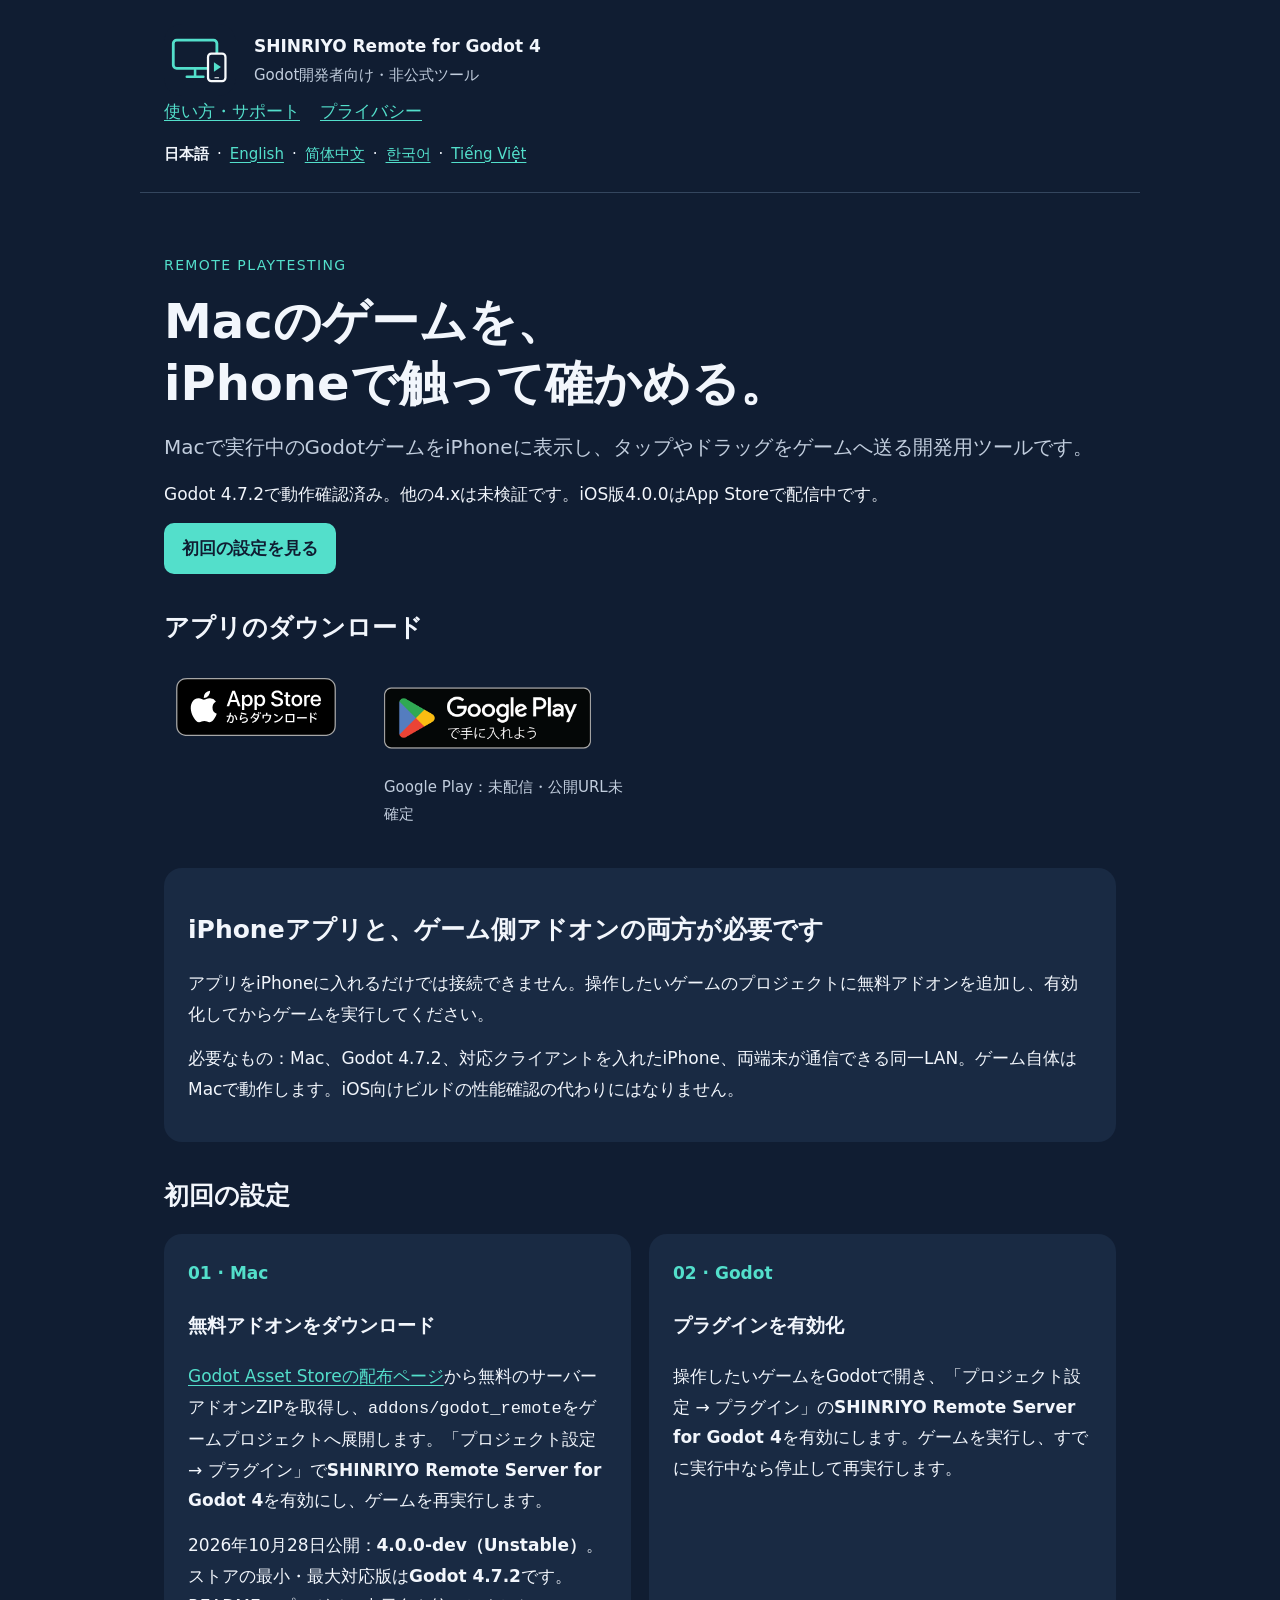
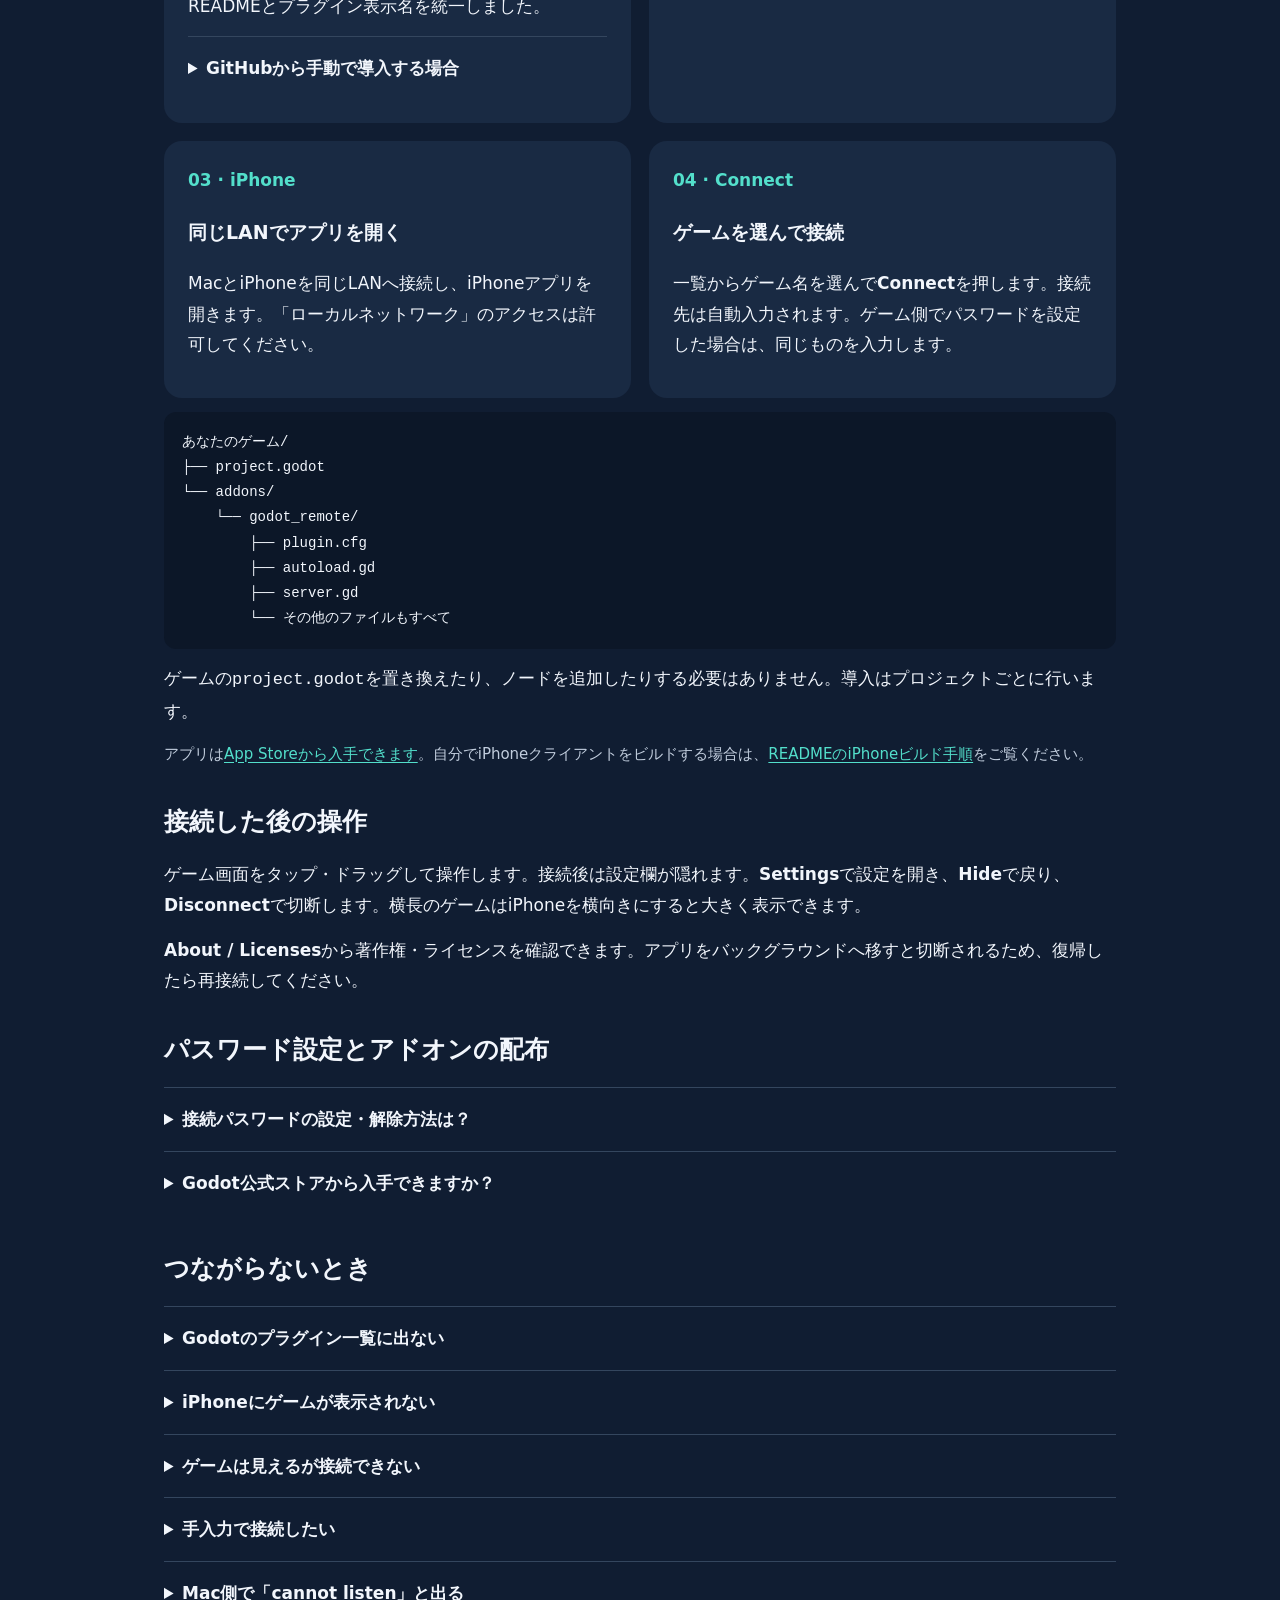
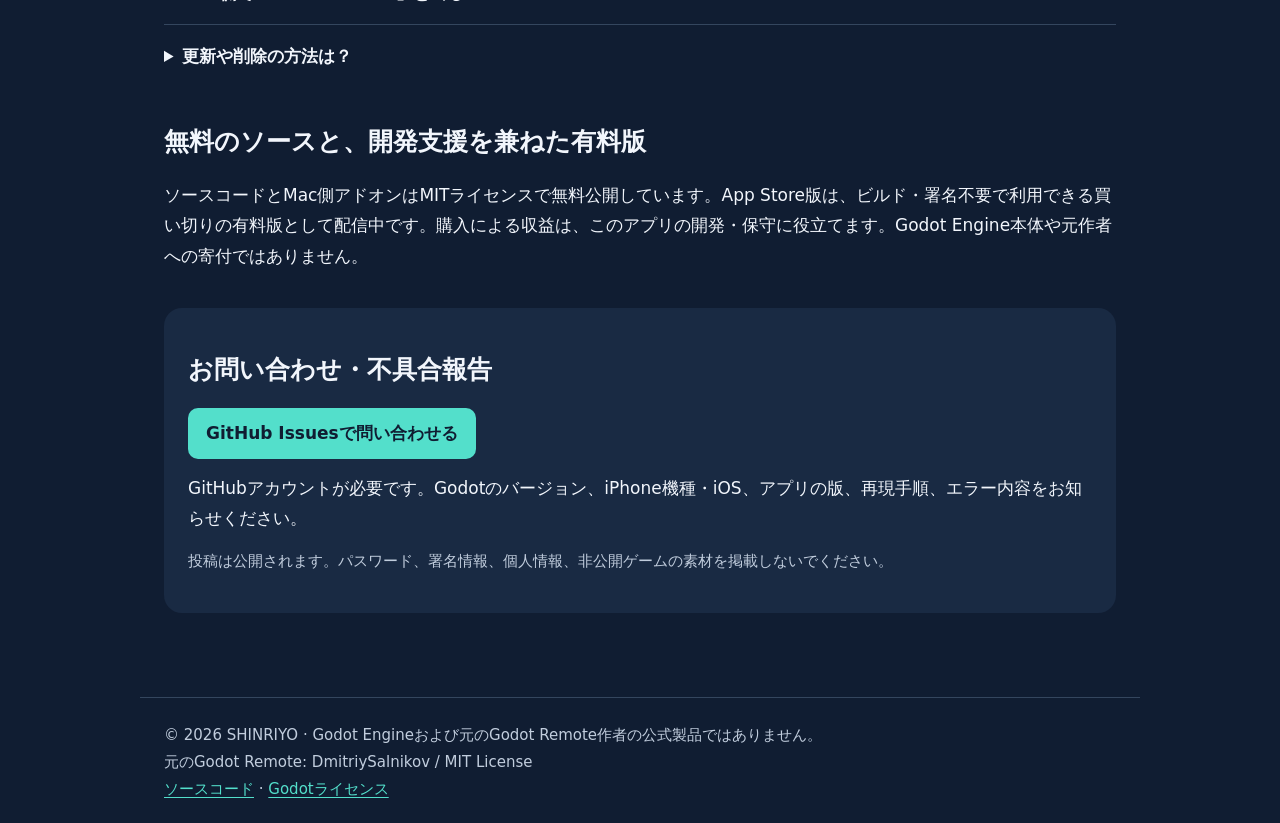
<file: release/support_page/index.html>
<!doctype html><html lang="ja"><head><meta charset="utf-8"><meta name="viewport" content="width=device-width,initial-scale=1"><meta name="description" content="SHINRIYO Remote for Godot 4の使い方、アドオン導入、接続トラブルとサポート。"><title>使い方・サポート | SHINRIYO Remote</title><link rel="icon" href="icon.svg" type="image/svg+xml"><link rel="stylesheet" href="style.css"><link rel="alternate" hreflang="ja" href="index.html"><link rel="alternate" hreflang="en" href="index-en.html"><link rel="alternate" hreflang="zh-Hans" href="index-zh-Hans.html"><link rel="alternate" hreflang="ko" href="index-ko.html"><link rel="alternate" hreflang="vi" href="index-vi.html"></head><body><header><div class="brand"><img src="icon.svg" alt="" width="72" height="72"><div><strong>SHINRIYO Remote for Godot 4</strong><div class="note">Godot開発者向け・非公式ツール</div></div></div><nav aria-label="メインナビゲーション"><a href="index.html">使い方・サポート</a><a href="privacy.html">プライバシー</a></nav><nav class="languages" aria-label="Language"><a href="index.html" lang="ja" hreflang="ja" aria-current="page">日本語</a> · <a href="index-en.html" lang="en" hreflang="en">English</a> · <a href="index-zh-Hans.html" lang="zh-Hans" hreflang="zh-Hans">简体中文</a> · <a href="index-ko.html" lang="ko" hreflang="ko">한국어</a> · <a href="index-vi.html" lang="vi" hreflang="vi">Tiếng Việt</a></nav></header><main>
<section><div class="eyebrow">REMOTE PLAYTESTING</div><h1>Macのゲームを、<br>iPhoneで触って確かめる。</h1><p class="lead">Macで実行中のGodotゲームをiPhoneに表示し、タップやドラッグをゲームへ送る開発用ツールです。</p><p>Godot 4.7.2で動作確認済み。他の4.xは未検証です。iOS版4.0.0はApp Storeで配信中です。</p><a class="button" href="#setup">初回の設定を見る</a></section><!-- STORE_BADGES --><section class="downloads" aria-label="アプリのダウンロード"><h2>アプリのダウンロード</h2><div class="store-badges"><div class="store-entry"><a href="https://apps.apple.com/app/shinriyo-remote-for-godot-4/id6824852108"><img class="badge-apple" src="badges/apple-ja.svg" alt="App Storeからダウンロード"></a></div><div class="store-entry"><span class="store-unavailable" aria-disabled="true"><img class="badge-google" src="badges/google-ja.png" alt="Google Playで手に入れよう"></span><p class="note">Google Play：未配信・公開URL未確定</p></div></div></section><!-- /STORE_BADGES -->
<div class="card"><h2>iPhoneアプリと、ゲーム側アドオンの両方が必要です</h2><p>アプリをiPhoneに入れるだけでは接続できません。操作したいゲームのプロジェクトに無料アドオンを追加し、有効化してからゲームを実行してください。</p><p>必要なもの：Mac、Godot 4.7.2、対応クライアントを入れたiPhone、両端末が通信できる同一LAN。ゲーム自体はMacで動作します。iOS向けビルドの性能確認の代わりにはなりません。</p></div>
<section id="setup"><h2>初回の設定</h2><div class="grid"><article class="card"><span class="step">01 · Mac</span><h3>無料アドオンをダウンロード</h3><p><a href="https://store.godotengine.org/asset/shinriyo/shinriyo-remote-server/">Godot Asset Storeの配布ページ</a>から無料のサーバーアドオンZIPを取得し、<code>addons/godot_remote</code>をゲームプロジェクトへ展開します。「プロジェクト設定 → プラグイン」で<strong>SHINRIYO Remote Server for Godot 4</strong>を有効にし、ゲームを再実行します。</p><p>2026年10月28日公開：<strong>4.0.0-dev（Unstable）</strong>。ストアの最小・最大対応版は<strong>Godot 4.7.2</strong>です。READMEとプラグイン表示名を統一しました。</p><details><summary>GitHubから手動で導入する場合</summary><p><a href="https://github.com/shinriyo/GodotRemote/tree/develop/godot4">開発版ソース</a>を取得し、<code>godot4/addons/godot_remote</code>フォルダ全体をゲームの<code>addons/</code>へコピーします。</p><p>リポジトリ直下の<code>addons/</code>は旧Godot 3版です。コピー元を間違えないでください。</p></details></article><article class="card"><span class="step">02 · Godot</span><h3>プラグインを有効化</h3><p>操作したいゲームをGodotで開き、「プロジェクト設定 → プラグイン」の<strong>SHINRIYO Remote Server for Godot 4</strong>を有効にします。ゲームを実行し、すでに実行中なら停止して再実行します。</p></article><article class="card"><span class="step">03 · iPhone</span><h3>同じLANでアプリを開く</h3><p>MacとiPhoneを同じLANへ接続し、iPhoneアプリを開きます。「ローカルネットワーク」のアクセスは許可してください。</p></article><article class="card"><span class="step">04 · Connect</span><h3>ゲームを選んで接続</h3><p>一覧からゲーム名を選んで<strong>Connect</strong>を押します。接続先は自動入力されます。ゲーム側でパスワードを設定した場合は、同じものを入力します。</p></article></div><pre aria-label="アドオンの配置例">あなたのゲーム/
├── project.godot
└── addons/
    └── godot_remote/
        ├── plugin.cfg
        ├── autoload.gd
        ├── server.gd
        └── その他のファイルもすべて</pre><p>ゲームの<code>project.godot</code>を置き換えたり、ノードを追加したりする必要はありません。導入はプロジェクトごとに行います。</p><p class="note">アプリは<a href="https://apps.apple.com/app/shinriyo-remote-for-godot-4/id6824852108">App Storeから入手できます</a>。自分でiPhoneクライアントをビルドする場合は、<a href="https://github.com/shinriyo/GodotRemote/blob/develop/godot4/README.md">READMEのiPhoneビルド手順</a>をご覧ください。</p></section>
<section><h2>接続した後の操作</h2><p>ゲーム画面をタップ・ドラッグして操作します。接続後は設定欄が隠れます。<strong>Settings</strong>で設定を開き、<strong>Hide</strong>で戻り、<strong>Disconnect</strong>で切断します。横長のゲームはiPhoneを横向きにすると大きく表示できます。</p><p><strong>About / Licenses</strong>から著作権・ライセンスを確認できます。アプリをバックグラウンドへ移すと切断されるため、復帰したら再接続してください。</p></section>
<section id="connection-settings"><h2>パスワード設定とアドオンの配布</h2><details><summary>接続パスワードの設定・解除方法は？</summary><p>Mac側のゲームでSHINRIYO Remote Server for Godot 4を有効にし、「プロジェクト → プロジェクト設定 → 一般」で「詳細設定」をオンにします。<code>godot_remote/server</code>を検索し、<strong>Password</strong>（<code>godot_remote/server/password</code>）に設定したい値を入力してください。ゲームを停止して再実行し、iPhoneの<strong>Password</strong>欄にも同じ値を入力して接続します。初期値は空欄でパスワード不要です。解除時はサーバー側を空欄にしてゲームを再実行し、クライアント側も空欄にします。アプリを起動し直した場合は再入力が必要です。通信とパスワードは暗号化されていないため、信頼できるLANで使用してください。</p></details><details><summary>Godot公式ストアから入手できますか？</summary><p>はい。<a href="https://store.godotengine.org/asset/shinriyo/shinriyo-remote-server/">SHINRIYO Remote Server for Godot 4</a>を無料で入手できます。公開版は4.0.0-dev（Unstable）、対応範囲はGodot 4.7.2–4.7.2です。ゲーム側のサーバーアドオンの配布であり、iPhone用クライアントの配信状況は別です。</p></details></section>
<section><h2>つながらないとき</h2><details><summary>Godotのプラグイン一覧に出ない</summary><p>ゲーム側の<code>addons/godot_remote/plugin.cfg</code>を確認してください。フォルダが二重になっていないか、旧Godot 3版をコピーしていないか確認します。</p></details><details><summary>iPhoneにゲームが表示されない</summary><p>プラグインを有効にしてゲームを再実行してください。iPhoneのローカルネットワーク許可、同じLAN、ゲストWi-Fiの端末間通信制限も確認します。自動検出は現在Mac→iPhone対応です。</p></details><details><summary>ゲームは見えるが接続できない</summary><p>パスワードの一致、Mac側のエラー表示、Godotへのファイアウォール設定を確認してください。初回の許可操作でタイムアウトした場合はConnectを押し直します。</p></details><details><summary>手入力で接続したい</summary><p>MacのLAN IPアドレスとポート（初期値22766）を入力します。iPhoneで127.0.0.1を指定するとiPhone自身を指すため、Macには接続できません。</p></details><details><summary>Mac側で「cannot listen」と出る</summary><p>同じポートを使う別のゲームが実行中か確認します。複数同時起動する場合は、プロジェクト設定のgodot_remote/server/portを別々にしてください。</p></details><details><summary>更新や削除の方法は？</summary><p>ゲームを停止してアドオンフォルダを新版に差し替え、再実行します。自動更新はありません。削除する場合はプラグインを無効化してからフォルダを削除します。</p></details></section>
<section><h2>無料のソースと、開発支援を兼ねた有料版</h2><p>ソースコードとMac側アドオンはMITライセンスで無料公開しています。App Store版は、ビルド・署名不要で利用できる買い切りの有料版として配信中です。購入による収益は、このアプリの開発・保守に役立てます。Godot Engine本体や元作者への寄付ではありません。</p></section>
<section class="card"><h2>お問い合わせ・不具合報告</h2><p><a class="button" href="https://github.com/shinriyo/GodotRemote/issues">GitHub Issuesで問い合わせる</a></p><p>GitHubアカウントが必要です。Godotのバージョン、iPhone機種・iOS、アプリの版、再現手順、エラー内容をお知らせください。</p><p class="note">投稿は公開されます。パスワード、署名情報、個人情報、非公開ゲームの素材を掲載しないでください。</p></section>
</main><footer>© 2026 SHINRIYO · Godot Engineおよび元のGodot Remote作者の公式製品ではありません。<br>元のGodot Remote: DmitriySalnikov / MIT License<br><a href="https://github.com/shinriyo/GodotRemote/tree/develop">ソースコード</a> · <a href="https://godotengine.org/license">Godotライセンス</a></footer></body></html>
</file>
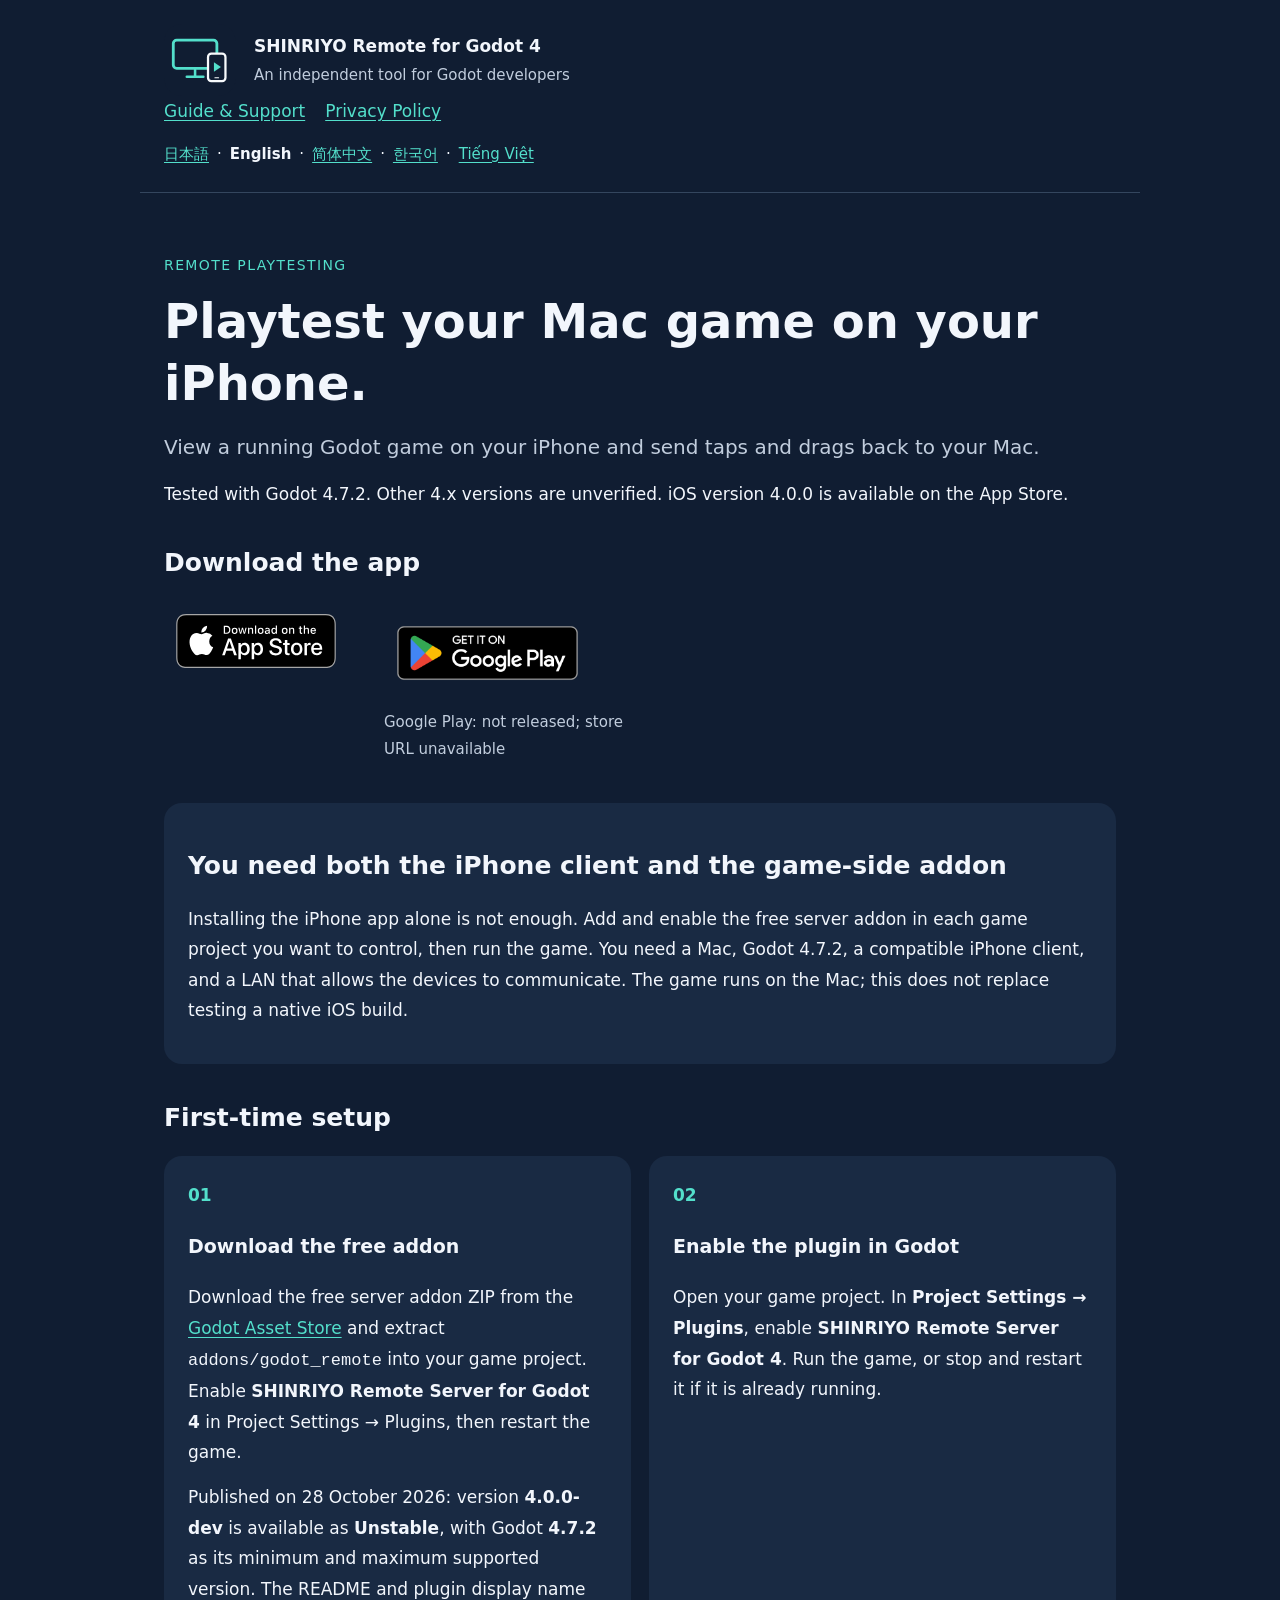
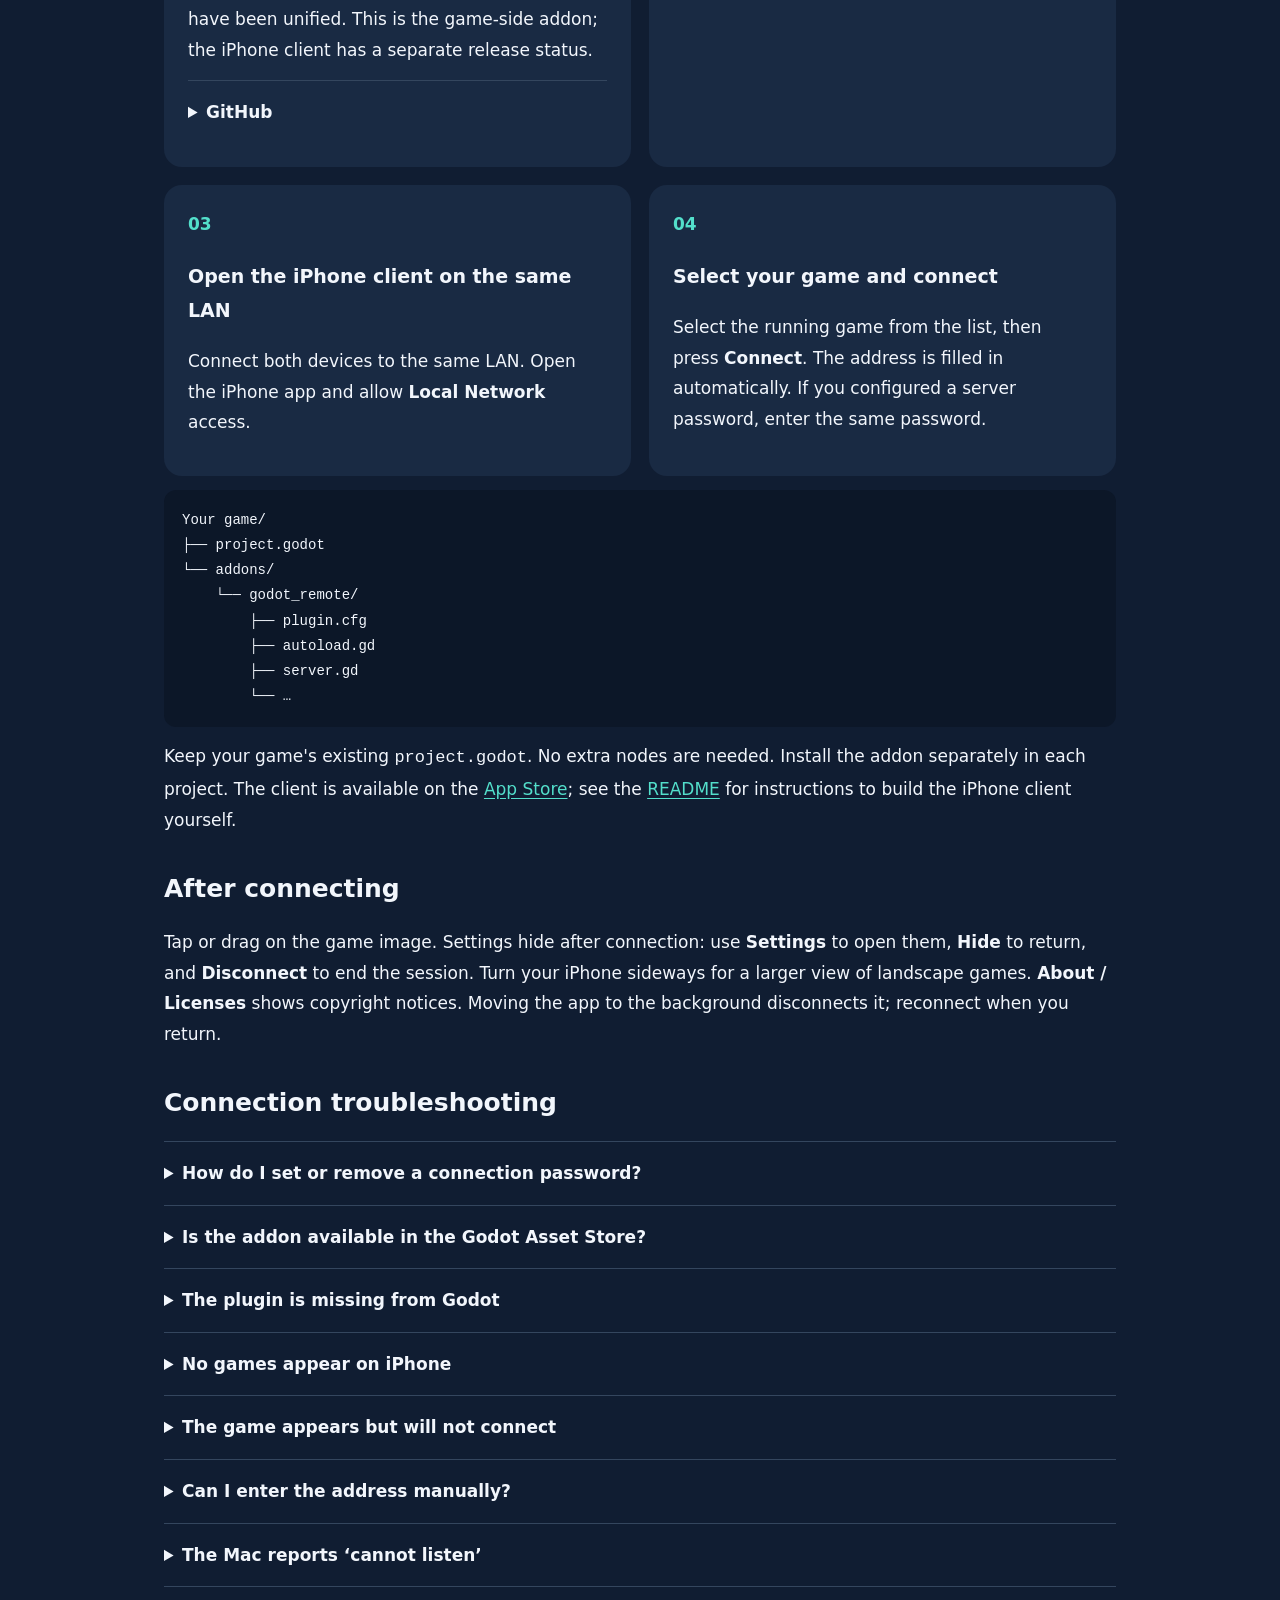
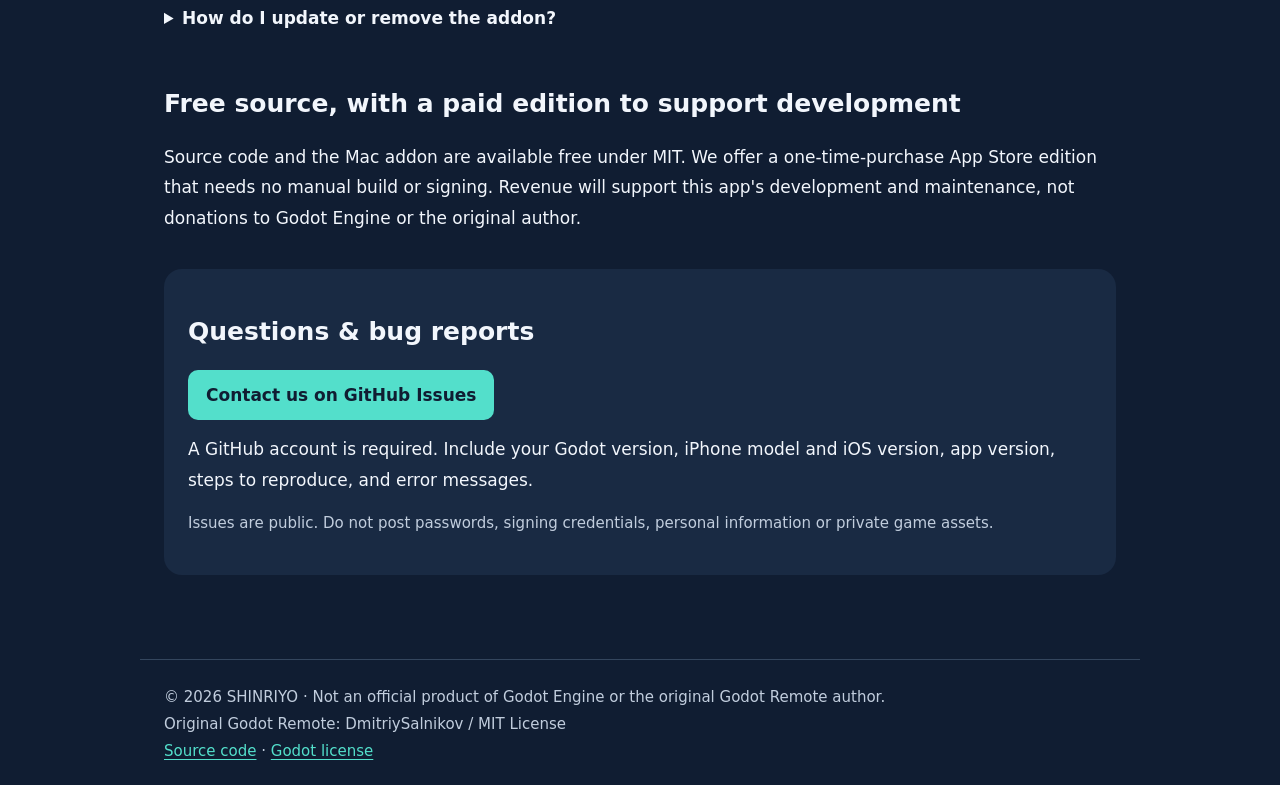
<file: release/support_page/index-en.html>
<!doctype html><html lang="en"><head><meta charset="utf-8"><meta name="viewport" content="width=device-width,initial-scale=1"><meta name="description" content="View a running Godot game on your iPhone and send taps and drags back to your Mac."><title>Guide &amp; Support | SHINRIYO Remote</title><link rel="icon" href="icon.svg" type="image/svg+xml"><link rel="stylesheet" href="style.css"><link rel="alternate" hreflang="ja" href="index.html"><link rel="alternate" hreflang="en" href="index-en.html"><link rel="alternate" hreflang="zh-Hans" href="index-zh-Hans.html"><link rel="alternate" hreflang="ko" href="index-ko.html"><link rel="alternate" hreflang="vi" href="index-vi.html"></head><body><header><div class="brand"><img src="icon.svg" alt="" width="72" height="72"><div><strong>SHINRIYO Remote for Godot 4</strong><div class="note">An independent tool for Godot developers</div></div></div><nav aria-label="Navigation"><a href="index-en.html">Guide &amp; Support</a><a href="privacy-en.html">Privacy Policy</a></nav><nav class="languages" aria-label="Language"><a href="index.html" lang="ja" hreflang="ja">日本語</a> · <a href="index-en.html" lang="en" hreflang="en" aria-current="page">English</a> · <a href="index-zh-Hans.html" lang="zh-Hans" hreflang="zh-Hans">简体中文</a> · <a href="index-ko.html" lang="ko" hreflang="ko">한국어</a> · <a href="index-vi.html" lang="vi" hreflang="vi">Tiếng Việt</a></nav></header><main><section><div class="eyebrow">REMOTE PLAYTESTING</div><h1>Playtest your Mac game on your iPhone.</h1><p class="lead">View a running Godot game on your iPhone and send taps and drags back to your Mac.</p><p>Tested with Godot 4.7.2. Other 4.x versions are unverified. iOS version 4.0.0 is available on the App Store.</p></section><!-- STORE_BADGES --><section class="downloads" aria-label="Download the app"><h2>Download the app</h2><div class="store-badges"><div class="store-entry"><a href="https://apps.apple.com/app/shinriyo-remote-for-godot-4/id6824852108"><img class="badge-apple" src="badges/apple-en.svg" alt="Download on the App Store"></a></div><div class="store-entry"><span class="store-unavailable" aria-disabled="true"><img class="badge-google" src="badges/google-en.png" alt="Get it on Google Play"></span><p class="note">Google Play: not released; store URL unavailable</p></div></div></section><!-- /STORE_BADGES --><div class="card"><h2>You need both the iPhone client and the game-side addon</h2><p>Installing the iPhone app alone is not enough. Add and enable the free server addon in each game project you want to control, then run the game. You need a Mac, Godot 4.7.2, a compatible iPhone client, and a LAN that allows the devices to communicate. The game runs on the Mac; this does not replace testing a native iOS build.</p></div><section id="setup"><h2>First-time setup</h2><div class="grid"><article class="card"><span class="step">01</span><h3>Download the free addon</h3><p>Download the free server addon ZIP from the <a href="https://store.godotengine.org/asset/shinriyo/shinriyo-remote-server/">Godot Asset Store</a> and extract <code>addons/godot_remote</code> into your game project. Enable <strong>SHINRIYO Remote Server for Godot 4</strong> in Project Settings → Plugins, then restart the game.</p><p>Published on 28 October 2026: version <strong>4.0.0-dev</strong> is available as <strong>Unstable</strong>, with Godot <strong>4.7.2</strong> as its minimum and maximum supported version. The README and plugin display name have been unified. This is the game-side addon; the iPhone client has a separate release status.</p><details><summary>GitHub</summary><p>Get the <a href="https://github.com/shinriyo/GodotRemote/tree/develop/godot4">development source</a>. Copy the entire <code>godot4/addons/godot_remote</code> folder into your game's <code>addons/</code> folder.</p><p>The repository's root-level <code>addons/</code> contains the old Godot 3 version. Do not copy that version.</p></details></article><article class="card"><span class="step">02</span><h3>Enable the plugin in Godot</h3><p>Open your game project. In <strong>Project Settings → Plugins</strong>, enable <strong>SHINRIYO Remote Server for Godot 4</strong>. Run the game, or stop and restart it if it is already running.</p></article><article class="card"><span class="step">03</span><h3>Open the iPhone client on the same LAN</h3><p>Connect both devices to the same LAN. Open the iPhone app and allow <strong>Local Network</strong> access.</p></article><article class="card"><span class="step">04</span><h3>Select your game and connect</h3><p>Select the running game from the list, then press <strong>Connect</strong>. The address is filled in automatically. If you configured a server password, enter the same password.</p></article></div><pre aria-label="Folder layout">Your game/
├── project.godot
└── addons/
    └── godot_remote/
        ├── plugin.cfg
        ├── autoload.gd
        ├── server.gd
        └── …</pre><p>Keep your game's existing <code>project.godot</code>. No extra nodes are needed. Install the addon separately in each project. The client is available on the <a href="https://apps.apple.com/app/shinriyo-remote-for-godot-4/id6824852108">App Store</a>; see the <a href="https://github.com/shinriyo/GodotRemote/blob/develop/godot4/README.md">README</a> for instructions to build the iPhone client yourself.</p></section><section><h2>After connecting</h2><p>Tap or drag on the game image. Settings hide after connection: use <strong>Settings</strong> to open them, <strong>Hide</strong> to return, and <strong>Disconnect</strong> to end the session. Turn your iPhone sideways for a larger view of landscape games. <strong>About / Licenses</strong> shows copyright notices. Moving the app to the background disconnects it; reconnect when you return.</p></section><section><h2>Connection troubleshooting</h2><details><summary>How do I set or remove a connection password?</summary><p>Enable SHINRIYO Remote Server for Godot 4 in your Mac game project. Open <strong>Project → Project Settings → General</strong>, enable <strong>Advanced Settings</strong>, and search for <code>godot_remote/server</code>. Set <strong>Password</strong> (<code>godot_remote/server/password</code>), then stop and restart the game. Enter the same value in the iPhone client’s <strong>Password</strong> field before connecting. The default is empty and needs no password. To remove it, clear the server setting, restart the game, and clear the client field too. Re-enter the password after relaunching the app. Traffic and passwords are unencrypted; use a trusted LAN.</p></details><details><summary>Is the addon available in the Godot Asset Store?</summary><p><a href="https://store.godotengine.org/asset/shinriyo/shinriyo-remote-server/">Godot Asset Store — SHINRIYO Remote Server for Godot 4</a>. Published on 28 October 2026: version <strong>4.0.0-dev</strong> is available as <strong>Unstable</strong>, with Godot <strong>4.7.2</strong> as its minimum and maximum supported version. The README and plugin display name have been unified. This is the game-side addon; the iPhone client has a separate release status.</p></details><details><summary>The plugin is missing from Godot</summary><p>Check that your game contains <code>addons/godot_remote/plugin.cfg</code>. Avoid a nested duplicate folder and the old Godot 3 addon.</p></details><details><summary>No games appear on iPhone</summary><p>Enable the plugin and restart the game. Check Local Network permission and LAN connectivity. Guest Wi-Fi may block device-to-device traffic. Automatic discovery currently supports Mac servers and iPhone clients.</p></details><details><summary>The game appears but will not connect</summary><p>Check the password, Mac-side errors and firewall access for Godot. If the permission prompt caused a timeout, press Connect again.</p></details><details><summary>Can I enter the address manually?</summary><p>Enter the Mac's LAN IP and port (default 22766). Do not enter 127.0.0.1 on iPhone: that refers to the iPhone itself.</p></details><details><summary>The Mac reports ‘cannot listen’</summary><p>Another game may be using the same port. Set different values for godot_remote/server/port when running multiple games.</p></details><details><summary>How do I update or remove the addon?</summary><p>Stop the game, replace the addon folder with the new version, and run again. Updates are manual. To remove it, disable the plugin before deleting its folder.</p></details></section><section><h2>Free source, with a paid edition to support development</h2><p>Source code and the Mac addon are available free under MIT. We offer a one-time-purchase App Store edition that needs no manual build or signing. Revenue will support this app&#x27;s development and maintenance, not donations to Godot Engine or the original author.</p></section><section class="card"><h2>Questions &amp; bug reports</h2><a class="button" href="https://github.com/shinriyo/GodotRemote/issues">Contact us on GitHub Issues</a><p>A GitHub account is required. Include your Godot version, iPhone model and iOS version, app version, steps to reproduce, and error messages.</p><p class="note">Issues are public. Do not post passwords, signing credentials, personal information or private game assets.</p></section></main><footer>© 2026 SHINRIYO · Not an official product of Godot Engine or the original Godot Remote author.<br>Original Godot Remote: DmitriySalnikov / MIT License<br><a href="https://github.com/shinriyo/GodotRemote/tree/develop">Source code</a> · <a href="https://godotengine.org/license">Godot license</a></footer></body></html>
</file>
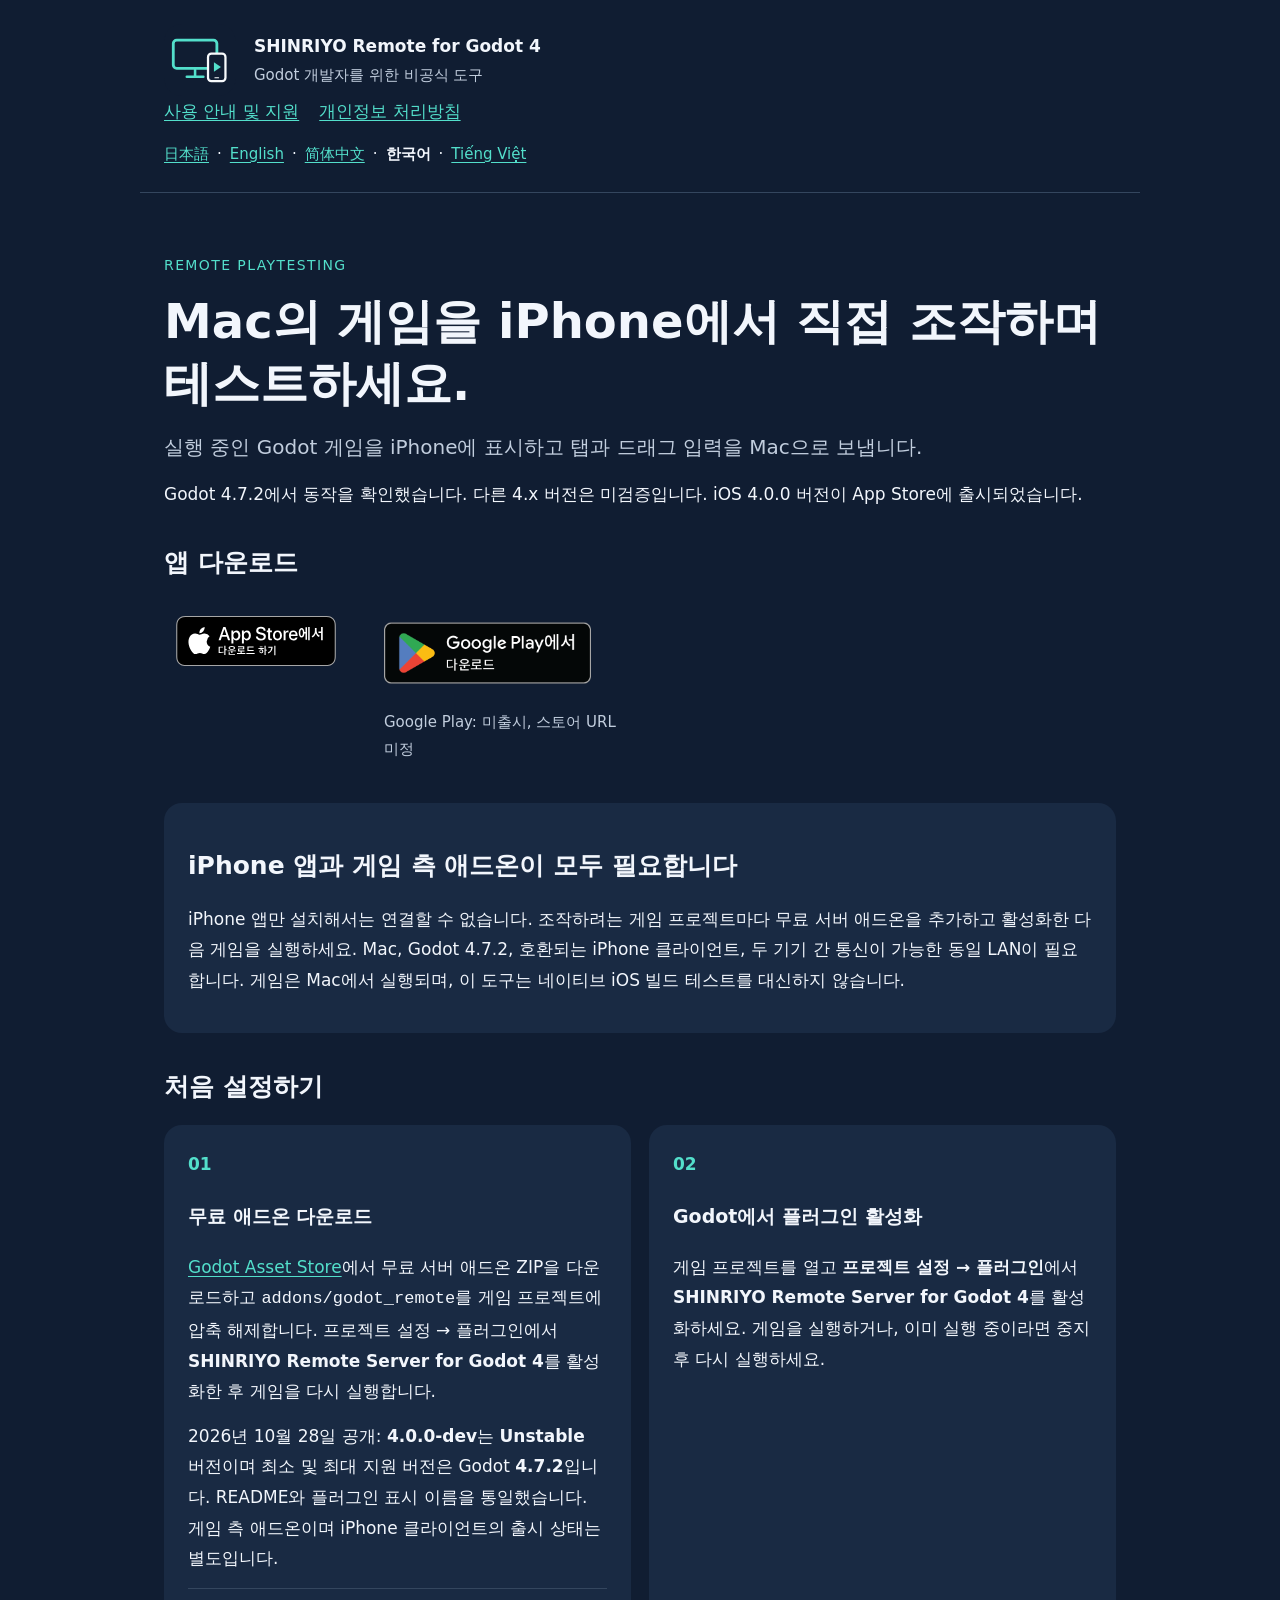
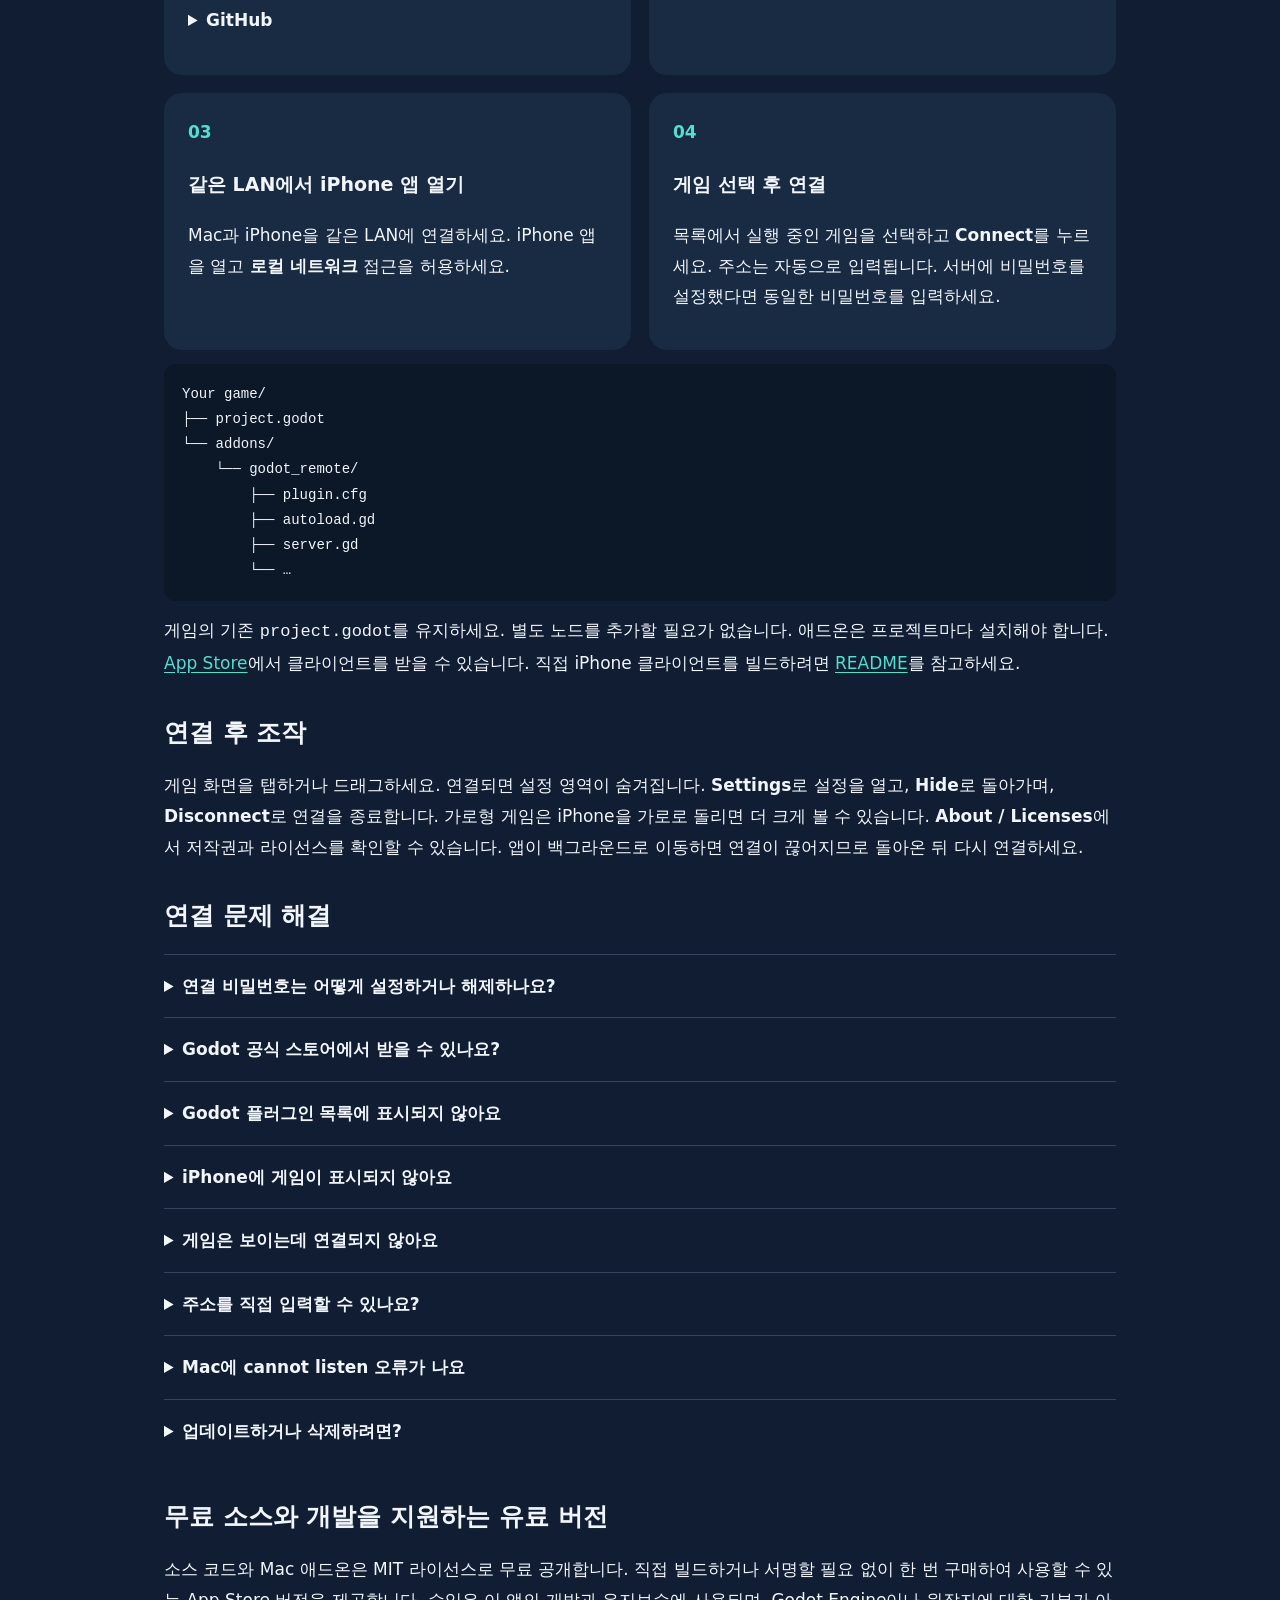
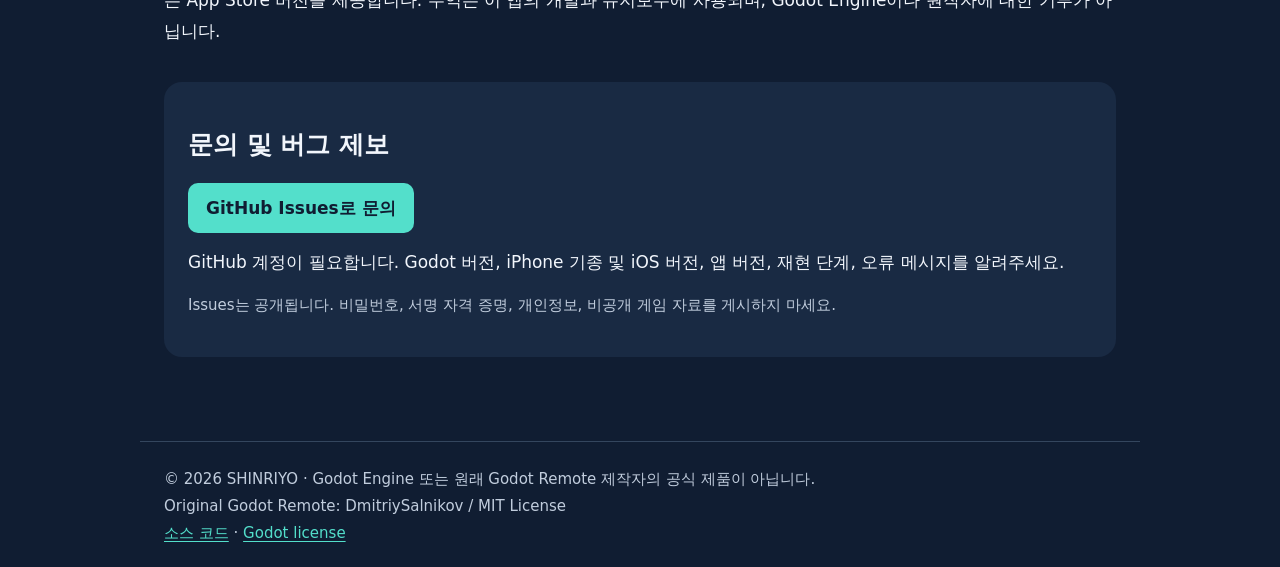
<file: release/support_page/index-ko.html>
<!doctype html><html lang="ko"><head><meta charset="utf-8"><meta name="viewport" content="width=device-width,initial-scale=1"><meta name="description" content="실행 중인 Godot 게임을 iPhone에 표시하고 탭과 드래그 입력을 Mac으로 보냅니다."><title>사용 안내 및 지원 | SHINRIYO Remote</title><link rel="icon" href="icon.svg" type="image/svg+xml"><link rel="stylesheet" href="style.css"><link rel="alternate" hreflang="ja" href="index.html"><link rel="alternate" hreflang="en" href="index-en.html"><link rel="alternate" hreflang="zh-Hans" href="index-zh-Hans.html"><link rel="alternate" hreflang="ko" href="index-ko.html"><link rel="alternate" hreflang="vi" href="index-vi.html"></head><body><header><div class="brand"><img src="icon.svg" alt="" width="72" height="72"><div><strong>SHINRIYO Remote for Godot 4</strong><div class="note">Godot 개발자를 위한 비공식 도구</div></div></div><nav aria-label="Navigation"><a href="index-ko.html">사용 안내 및 지원</a><a href="privacy-ko.html">개인정보 처리방침</a></nav><nav class="languages" aria-label="Language"><a href="index.html" lang="ja" hreflang="ja">日本語</a> · <a href="index-en.html" lang="en" hreflang="en">English</a> · <a href="index-zh-Hans.html" lang="zh-Hans" hreflang="zh-Hans">简体中文</a> · <a href="index-ko.html" lang="ko" hreflang="ko" aria-current="page">한국어</a> · <a href="index-vi.html" lang="vi" hreflang="vi">Tiếng Việt</a></nav></header><main><section><div class="eyebrow">REMOTE PLAYTESTING</div><h1>Mac의 게임을 iPhone에서 직접 조작하며 테스트하세요.</h1><p class="lead">실행 중인 Godot 게임을 iPhone에 표시하고 탭과 드래그 입력을 Mac으로 보냅니다.</p><p>Godot 4.7.2에서 동작을 확인했습니다. 다른 4.x 버전은 미검증입니다. iOS 4.0.0 버전이 App Store에 출시되었습니다.</p></section><!-- STORE_BADGES --><section class="downloads" aria-label="앱 다운로드"><h2>앱 다운로드</h2><div class="store-badges"><div class="store-entry"><a href="https://apps.apple.com/app/shinriyo-remote-for-godot-4/id6824852108"><img class="badge-apple" src="badges/apple-ko.svg" alt="App Store에서 다운로드"></a></div><div class="store-entry"><span class="store-unavailable" aria-disabled="true"><img class="badge-google" src="badges/google-ko.png" alt="Google Play에서 다운로드"></span><p class="note">Google Play: 미출시, 스토어 URL 미정</p></div></div></section><!-- /STORE_BADGES --><div class="card"><h2>iPhone 앱과 게임 측 애드온이 모두 필요합니다</h2><p>iPhone 앱만 설치해서는 연결할 수 없습니다. 조작하려는 게임 프로젝트마다 무료 서버 애드온을 추가하고 활성화한 다음 게임을 실행하세요. Mac, Godot 4.7.2, 호환되는 iPhone 클라이언트, 두 기기 간 통신이 가능한 동일 LAN이 필요합니다. 게임은 Mac에서 실행되며, 이 도구는 네이티브 iOS 빌드 테스트를 대신하지 않습니다.</p></div><section id="setup"><h2>처음 설정하기</h2><div class="grid"><article class="card"><span class="step">01</span><h3>무료 애드온 다운로드</h3><p><a href="https://store.godotengine.org/asset/shinriyo/shinriyo-remote-server/">Godot Asset Store</a>에서 무료 서버 애드온 ZIP을 다운로드하고 <code>addons/godot_remote</code>를 게임 프로젝트에 압축 해제합니다. 프로젝트 설정 → 플러그인에서 <strong>SHINRIYO Remote Server for Godot 4</strong>를 활성화한 후 게임을 다시 실행합니다.</p><p>2026년 10월 28일 공개: <strong>4.0.0-dev</strong>는 <strong>Unstable</strong> 버전이며 최소 및 최대 지원 버전은 Godot <strong>4.7.2</strong>입니다. README와 플러그인 표시 이름을 통일했습니다. 게임 측 애드온이며 iPhone 클라이언트의 출시 상태는 별도입니다.</p><details><summary>GitHub</summary><p><a href="https://github.com/shinriyo/GodotRemote/tree/develop/godot4">개발 버전 소스</a>를 받아 <code>godot4/addons/godot_remote</code> 폴더 전체를 게임의 <code>addons/</code> 폴더에 복사하세요.</p><p>저장소 최상위의 <code>addons/</code>는 이전 Godot 3 버전입니다. 해당 버전을 복사하지 마세요.</p></details></article><article class="card"><span class="step">02</span><h3>Godot에서 플러그인 활성화</h3><p>게임 프로젝트를 열고 <strong>프로젝트 설정 → 플러그인</strong>에서 <strong>SHINRIYO Remote Server for Godot 4</strong>를 활성화하세요. 게임을 실행하거나, 이미 실행 중이라면 중지 후 다시 실행하세요.</p></article><article class="card"><span class="step">03</span><h3>같은 LAN에서 iPhone 앱 열기</h3><p>Mac과 iPhone을 같은 LAN에 연결하세요. iPhone 앱을 열고 <strong>로컬 네트워크</strong> 접근을 허용하세요.</p></article><article class="card"><span class="step">04</span><h3>게임 선택 후 연결</h3><p>목록에서 실행 중인 게임을 선택하고 <strong>Connect</strong>를 누르세요. 주소는 자동으로 입력됩니다. 서버에 비밀번호를 설정했다면 동일한 비밀번호를 입력하세요.</p></article></div><pre aria-label="Folder layout">Your game/
├── project.godot
└── addons/
    └── godot_remote/
        ├── plugin.cfg
        ├── autoload.gd
        ├── server.gd
        └── …</pre><p>게임의 기존 <code>project.godot</code>를 유지하세요. 별도 노드를 추가할 필요가 없습니다. 애드온은 프로젝트마다 설치해야 합니다. <a href="https://apps.apple.com/app/shinriyo-remote-for-godot-4/id6824852108">App Store</a>에서 클라이언트를 받을 수 있습니다. 직접 iPhone 클라이언트를 빌드하려면 <a href="https://github.com/shinriyo/GodotRemote/blob/develop/godot4/README.md">README</a>를 참고하세요.</p></section><section><h2>연결 후 조작</h2><p>게임 화면을 탭하거나 드래그하세요. 연결되면 설정 영역이 숨겨집니다. <strong>Settings</strong>로 설정을 열고, <strong>Hide</strong>로 돌아가며, <strong>Disconnect</strong>로 연결을 종료합니다. 가로형 게임은 iPhone을 가로로 돌리면 더 크게 볼 수 있습니다. <strong>About / Licenses</strong>에서 저작권과 라이선스를 확인할 수 있습니다. 앱이 백그라운드로 이동하면 연결이 끊어지므로 돌아온 뒤 다시 연결하세요.</p></section><section><h2>연결 문제 해결</h2><details><summary>연결 비밀번호는 어떻게 설정하거나 해제하나요?</summary><p>Mac의 게임 프로젝트에서 SHINRIYO Remote Server for Godot 4를 활성화합니다. <strong>프로젝트 → 프로젝트 설정 → 일반</strong>에서 고급 설정을 켜고 <code>godot_remote/server</code>를 검색합니다. <strong>Password</strong>(<code>godot_remote/server/password</code>)를 설정한 다음 게임을 중지하고 다시 실행합니다. iPhone 클라이언트의 <strong>Password</strong>에도 같은 값을 입력하고 연결합니다. 기본값은 빈칸이며 비밀번호가 필요 없습니다. 해제하려면 서버 설정을 비우고 게임을 다시 실행한 후 클라이언트 입력란도 비웁니다. 앱을 다시 시작하면 비밀번호를 다시 입력해야 합니다. 통신과 비밀번호는 암호화되지 않으므로 신뢰할 수 있는 LAN에서 사용하세요.</p></details><details><summary>Godot 공식 스토어에서 받을 수 있나요?</summary><p><a href="https://store.godotengine.org/asset/shinriyo/shinriyo-remote-server/">Godot Asset Store — SHINRIYO Remote Server for Godot 4</a>. 2026년 10월 28일 공개: <strong>4.0.0-dev</strong>는 <strong>Unstable</strong> 버전이며 최소 및 최대 지원 버전은 Godot <strong>4.7.2</strong>입니다. README와 플러그인 표시 이름을 통일했습니다. 게임 측 애드온이며 iPhone 클라이언트의 출시 상태는 별도입니다.</p></details><details><summary>Godot 플러그인 목록에 표시되지 않아요</summary><p>게임에 <code>addons/godot_remote/plugin.cfg</code>가 있는지 확인하세요. 폴더가 이중으로 중첩되거나 이전 Godot 3 애드온을 설치하지 않았는지 확인하세요.</p></details><details><summary>iPhone에 게임이 표시되지 않아요</summary><p>플러그인을 활성화하고 게임을 다시 실행하세요. 로컬 네트워크 권한과 LAN 연결을 확인하세요. 게스트 Wi-Fi는 기기 간 통신을 차단할 수 있습니다. 자동 검색은 현재 Mac 서버와 iPhone 클라이언트에 대응합니다.</p></details><details><summary>게임은 보이는데 연결되지 않아요</summary><p>비밀번호, Mac 측 오류, Godot의 방화벽 허용 여부를 확인하세요. 권한 안내 중 시간이 초과되었다면 Connect를 다시 누르세요.</p></details><details><summary>주소를 직접 입력할 수 있나요?</summary><p>Mac의 LAN IP와 포트(기본값 22766)를 입력하세요. iPhone에서 127.0.0.1은 iPhone 자체를 가리키므로 사용하지 마세요.</p></details><details><summary>Mac에 cannot listen 오류가 나요</summary><p>다른 게임이 같은 포트를 사용하고 있을 수 있습니다. 여러 게임을 동시에 실행할 때는 godot_remote/server/port를 서로 다르게 설정하세요.</p></details><details><summary>업데이트하거나 삭제하려면?</summary><p>게임을 중지하고 애드온 폴더를 새 버전으로 교체한 후 다시 실행하세요. 자동 업데이트는 없습니다. 삭제할 때는 먼저 플러그인을 비활성화한 다음 폴더를 삭제하세요.</p></details></section><section><h2>무료 소스와 개발을 지원하는 유료 버전</h2><p>소스 코드와 Mac 애드온은 MIT 라이선스로 무료 공개합니다. 직접 빌드하거나 서명할 필요 없이 한 번 구매하여 사용할 수 있는 App Store 버전을 제공합니다. 수익은 이 앱의 개발과 유지보수에 사용되며, Godot Engine이나 원작자에 대한 기부가 아닙니다.</p></section><section class="card"><h2>문의 및 버그 제보</h2><a class="button" href="https://github.com/shinriyo/GodotRemote/issues">GitHub Issues로 문의</a><p>GitHub 계정이 필요합니다. Godot 버전, iPhone 기종 및 iOS 버전, 앱 버전, 재현 단계, 오류 메시지를 알려주세요.</p><p class="note">Issues는 공개됩니다. 비밀번호, 서명 자격 증명, 개인정보, 비공개 게임 자료를 게시하지 마세요.</p></section></main><footer>© 2026 SHINRIYO · Godot Engine 또는 원래 Godot Remote 제작자의 공식 제품이 아닙니다.<br>Original Godot Remote: DmitriySalnikov / MIT License<br><a href="https://github.com/shinriyo/GodotRemote/tree/develop">소스 코드</a> · <a href="https://godotengine.org/license">Godot license</a></footer></body></html>
</file>
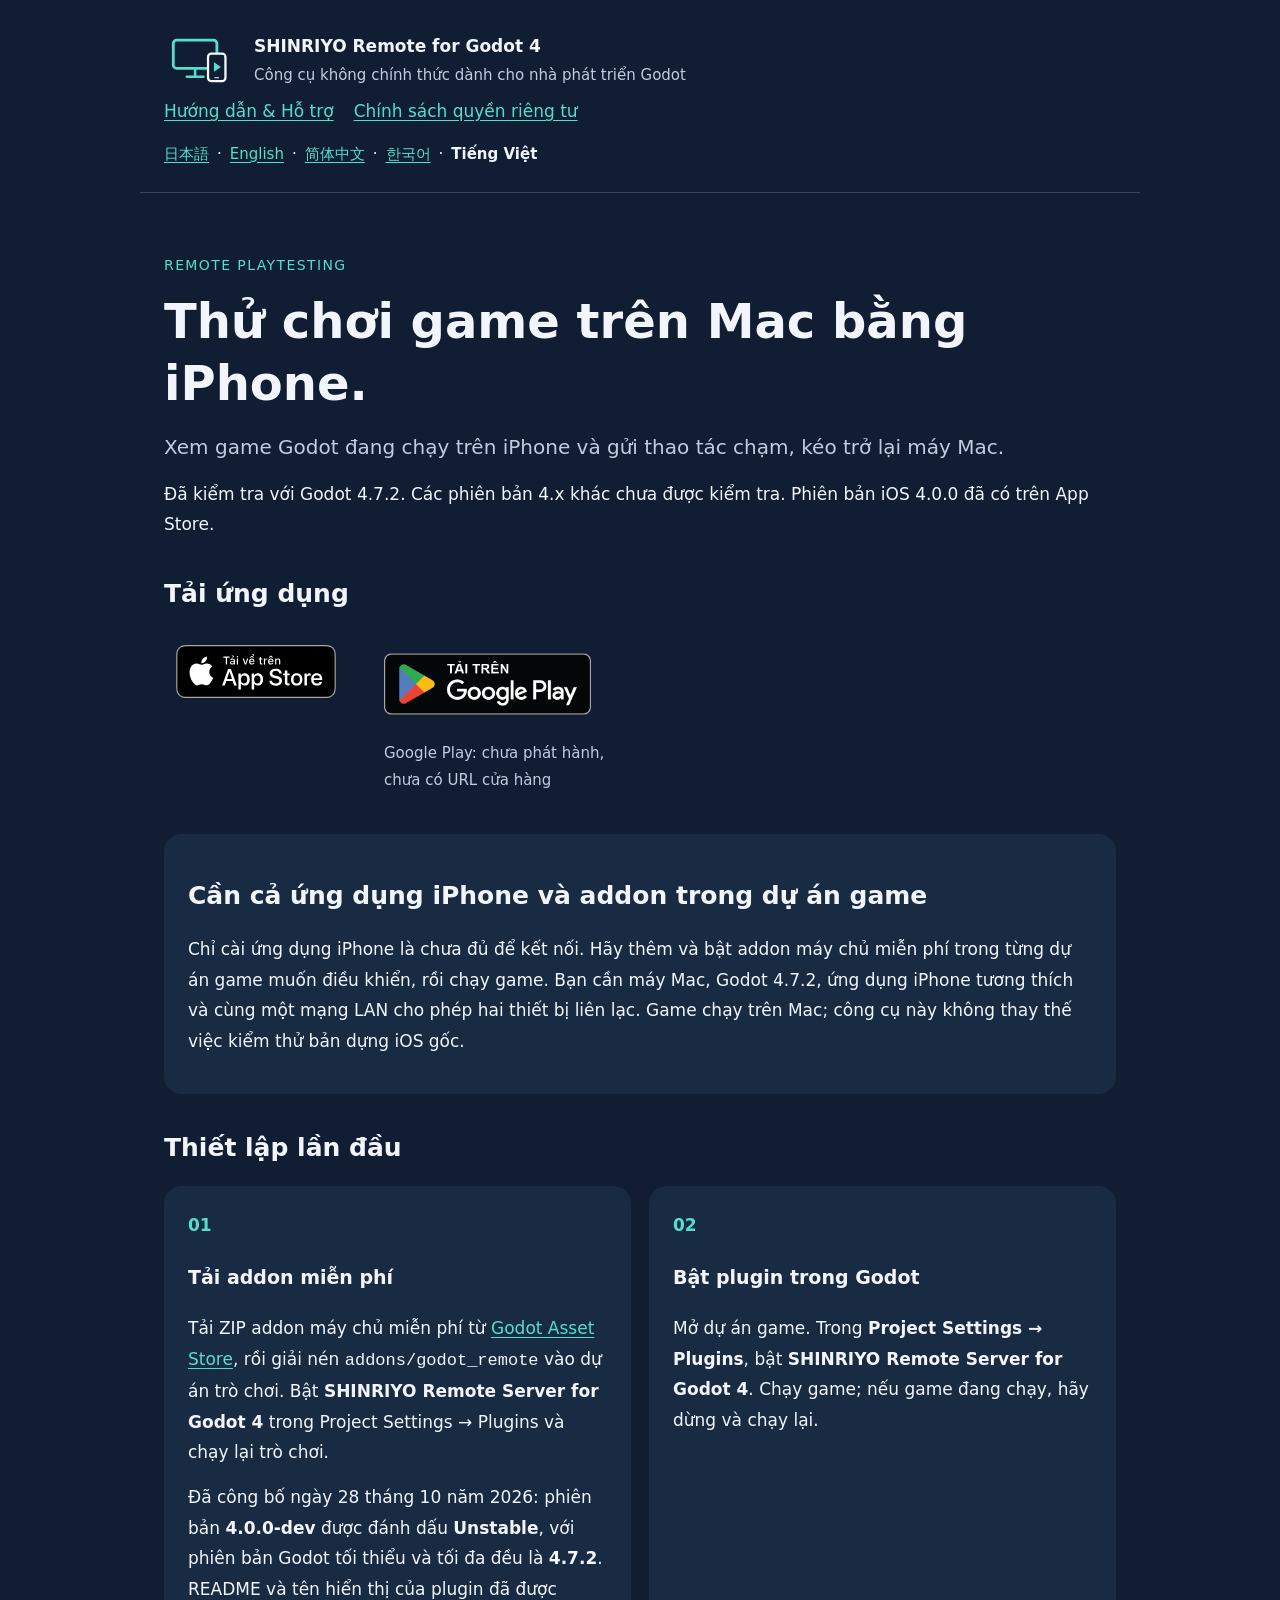
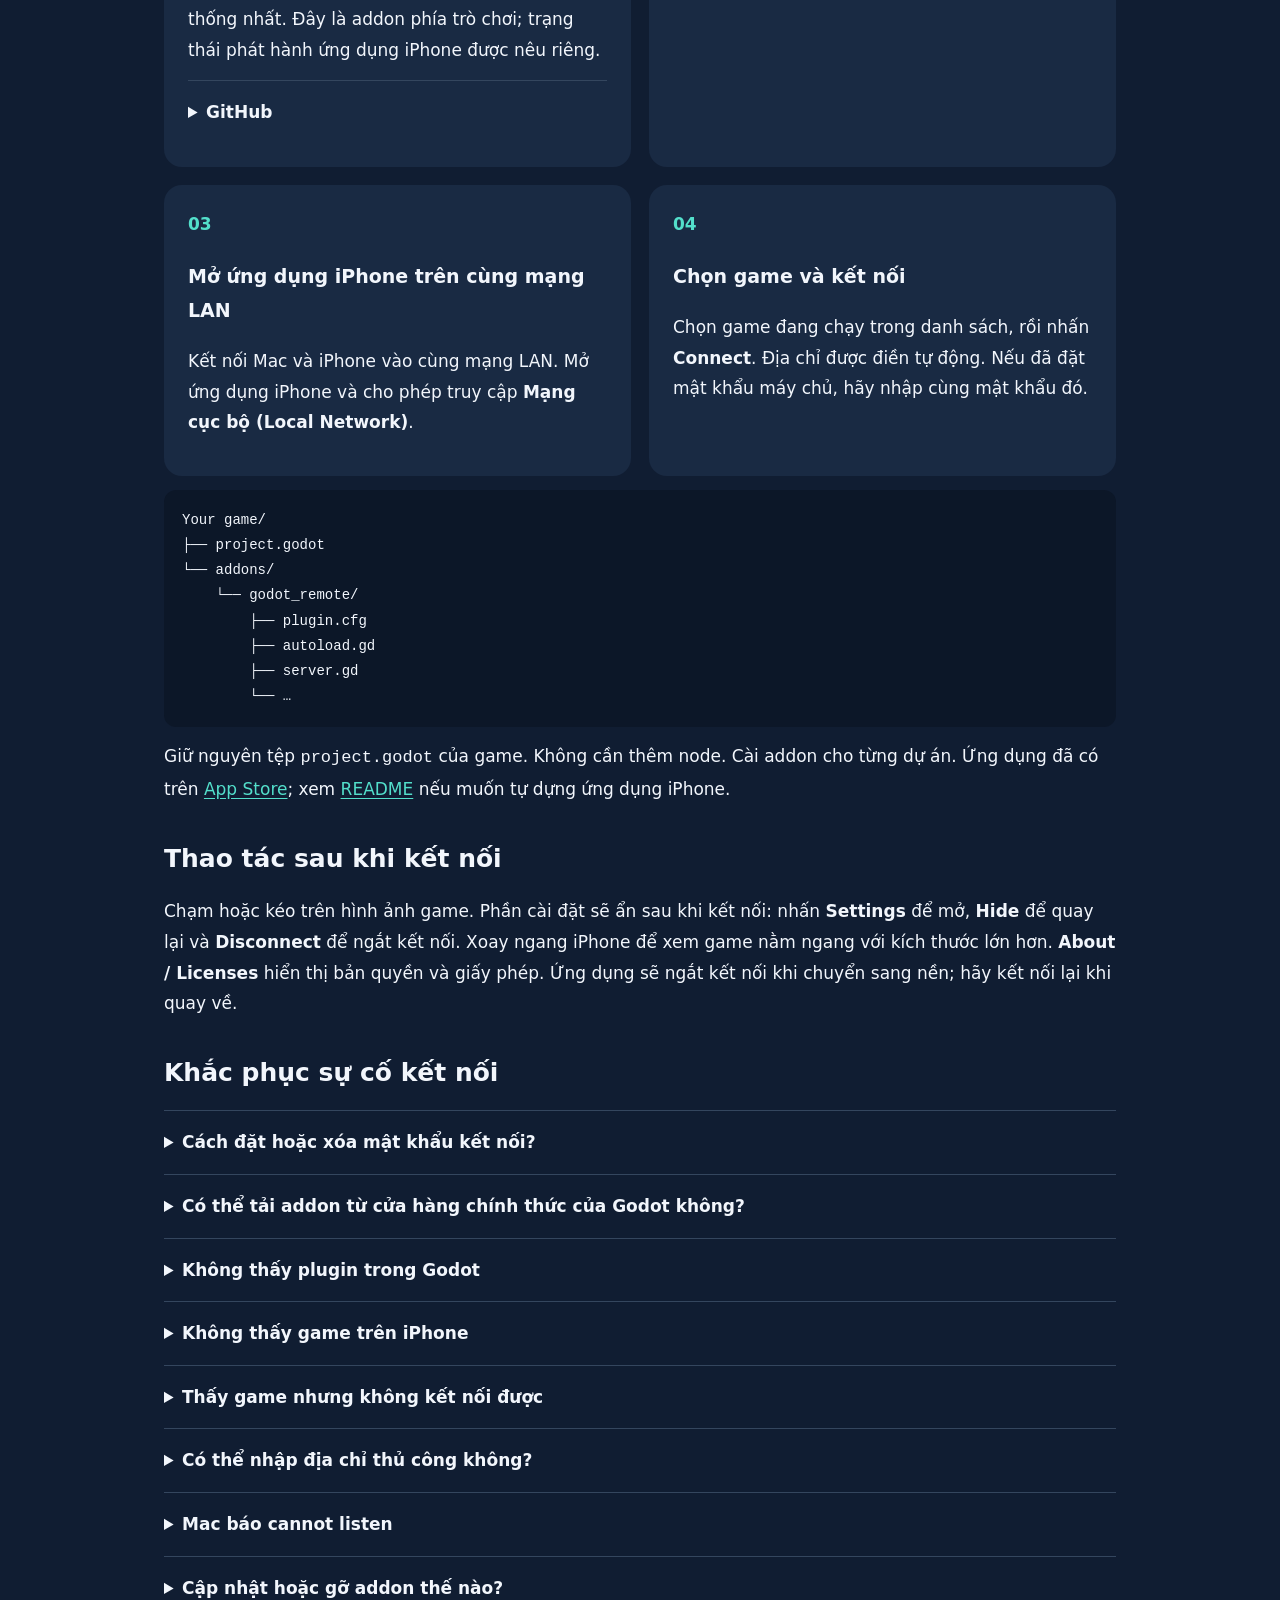
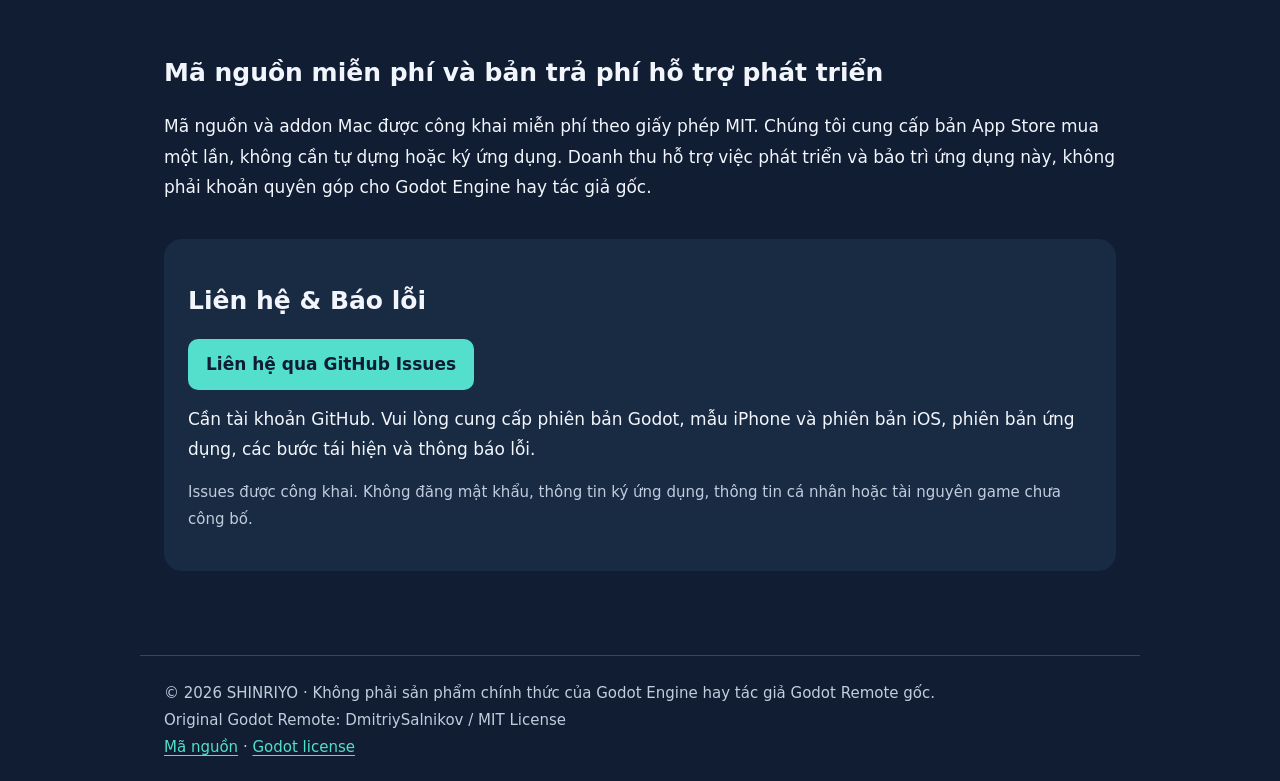
<file: release/support_page/index-vi.html>
<!doctype html><html lang="vi"><head><meta charset="utf-8"><meta name="viewport" content="width=device-width,initial-scale=1"><meta name="description" content="Xem game Godot đang chạy trên iPhone và gửi thao tác chạm, kéo trở lại máy Mac."><title>Hướng dẫn &amp; Hỗ trợ | SHINRIYO Remote</title><link rel="icon" href="icon.svg" type="image/svg+xml"><link rel="stylesheet" href="style.css"><link rel="alternate" hreflang="ja" href="index.html"><link rel="alternate" hreflang="en" href="index-en.html"><link rel="alternate" hreflang="zh-Hans" href="index-zh-Hans.html"><link rel="alternate" hreflang="ko" href="index-ko.html"><link rel="alternate" hreflang="vi" href="index-vi.html"></head><body><header><div class="brand"><img src="icon.svg" alt="" width="72" height="72"><div><strong>SHINRIYO Remote for Godot 4</strong><div class="note">Công cụ không chính thức dành cho nhà phát triển Godot</div></div></div><nav aria-label="Navigation"><a href="index-vi.html">Hướng dẫn &amp; Hỗ trợ</a><a href="privacy-vi.html">Chính sách quyền riêng tư</a></nav><nav class="languages" aria-label="Language"><a href="index.html" lang="ja" hreflang="ja">日本語</a> · <a href="index-en.html" lang="en" hreflang="en">English</a> · <a href="index-zh-Hans.html" lang="zh-Hans" hreflang="zh-Hans">简体中文</a> · <a href="index-ko.html" lang="ko" hreflang="ko">한국어</a> · <a href="index-vi.html" lang="vi" hreflang="vi" aria-current="page">Tiếng Việt</a></nav></header><main><section><div class="eyebrow">REMOTE PLAYTESTING</div><h1>Thử chơi game trên Mac bằng iPhone.</h1><p class="lead">Xem game Godot đang chạy trên iPhone và gửi thao tác chạm, kéo trở lại máy Mac.</p><p>Đã kiểm tra với Godot 4.7.2. Các phiên bản 4.x khác chưa được kiểm tra. Phiên bản iOS 4.0.0 đã có trên App Store.</p></section><!-- STORE_BADGES --><section class="downloads" aria-label="Tải ứng dụng"><h2>Tải ứng dụng</h2><div class="store-badges"><div class="store-entry"><a href="https://apps.apple.com/app/shinriyo-remote-for-godot-4/id6824852108"><img class="badge-apple" src="badges/apple-vi.svg" alt="Tải về trên App Store"></a></div><div class="store-entry"><span class="store-unavailable" aria-disabled="true"><img class="badge-google" src="badges/google-vi.png" alt="Tải trên Google Play"></span><p class="note">Google Play: chưa phát hành, chưa có URL cửa hàng</p></div></div></section><!-- /STORE_BADGES --><div class="card"><h2>Cần cả ứng dụng iPhone và addon trong dự án game</h2><p>Chỉ cài ứng dụng iPhone là chưa đủ để kết nối. Hãy thêm và bật addon máy chủ miễn phí trong từng dự án game muốn điều khiển, rồi chạy game. Bạn cần máy Mac, Godot 4.7.2, ứng dụng iPhone tương thích và cùng một mạng LAN cho phép hai thiết bị liên lạc. Game chạy trên Mac; công cụ này không thay thế việc kiểm thử bản dựng iOS gốc.</p></div><section id="setup"><h2>Thiết lập lần đầu</h2><div class="grid"><article class="card"><span class="step">01</span><h3>Tải addon miễn phí</h3><p>Tải ZIP addon máy chủ miễn phí từ <a href="https://store.godotengine.org/asset/shinriyo/shinriyo-remote-server/">Godot Asset Store</a>, rồi giải nén <code>addons/godot_remote</code> vào dự án trò chơi. Bật <strong>SHINRIYO Remote Server for Godot 4</strong> trong Project Settings → Plugins và chạy lại trò chơi.</p><p>Đã công bố ngày 28 tháng 10 năm 2026: phiên bản <strong>4.0.0-dev</strong> được đánh dấu <strong>Unstable</strong>, với phiên bản Godot tối thiểu và tối đa đều là <strong>4.7.2</strong>. README và tên hiển thị của plugin đã được thống nhất. Đây là addon phía trò chơi; trạng thái phát hành ứng dụng iPhone được nêu riêng.</p><details><summary>GitHub</summary><p>Tải <a href="https://github.com/shinriyo/GodotRemote/tree/develop/godot4">mã nguồn bản phát triển</a>. Sao chép toàn bộ thư mục <code>godot4/addons/godot_remote</code> vào thư mục <code>addons/</code> của game.</p><p>Thư mục <code>addons/</code> ở gốc kho mã là bản Godot 3 cũ. Không sao chép bản đó.</p></details></article><article class="card"><span class="step">02</span><h3>Bật plugin trong Godot</h3><p>Mở dự án game. Trong <strong>Project Settings → Plugins</strong>, bật <strong>SHINRIYO Remote Server for Godot 4</strong>. Chạy game; nếu game đang chạy, hãy dừng và chạy lại.</p></article><article class="card"><span class="step">03</span><h3>Mở ứng dụng iPhone trên cùng mạng LAN</h3><p>Kết nối Mac và iPhone vào cùng mạng LAN. Mở ứng dụng iPhone và cho phép truy cập <strong>Mạng cục bộ (Local Network)</strong>.</p></article><article class="card"><span class="step">04</span><h3>Chọn game và kết nối</h3><p>Chọn game đang chạy trong danh sách, rồi nhấn <strong>Connect</strong>. Địa chỉ được điền tự động. Nếu đã đặt mật khẩu máy chủ, hãy nhập cùng mật khẩu đó.</p></article></div><pre aria-label="Folder layout">Your game/
├── project.godot
└── addons/
    └── godot_remote/
        ├── plugin.cfg
        ├── autoload.gd
        ├── server.gd
        └── …</pre><p>Giữ nguyên tệp <code>project.godot</code> của game. Không cần thêm node. Cài addon cho từng dự án. Ứng dụng đã có trên <a href="https://apps.apple.com/app/shinriyo-remote-for-godot-4/id6824852108">App Store</a>; xem <a href="https://github.com/shinriyo/GodotRemote/blob/develop/godot4/README.md">README</a> nếu muốn tự dựng ứng dụng iPhone.</p></section><section><h2>Thao tác sau khi kết nối</h2><p>Chạm hoặc kéo trên hình ảnh game. Phần cài đặt sẽ ẩn sau khi kết nối: nhấn <strong>Settings</strong> để mở, <strong>Hide</strong> để quay lại và <strong>Disconnect</strong> để ngắt kết nối. Xoay ngang iPhone để xem game nằm ngang với kích thước lớn hơn. <strong>About / Licenses</strong> hiển thị bản quyền và giấy phép. Ứng dụng sẽ ngắt kết nối khi chuyển sang nền; hãy kết nối lại khi quay về.</p></section><section><h2>Khắc phục sự cố kết nối</h2><details><summary>Cách đặt hoặc xóa mật khẩu kết nối?</summary><p>Bật SHINRIYO Remote Server for Godot 4 trong dự án trò chơi trên Mac. Mở <strong>Project → Project Settings → General</strong>, bật <strong>Advanced Settings</strong> và tìm <code>godot_remote/server</code>. Đặt <strong>Password</strong> (<code>godot_remote/server/password</code>), rồi dừng và chạy lại trò chơi. Nhập cùng mật khẩu vào ô <strong>Password</strong> trên iPhone trước khi kết nối. Mặc định để trống và không cần mật khẩu. Để xóa, để trống thiết lập trên máy chủ, chạy lại trò chơi và xóa ô mật khẩu trên ứng dụng khách. Cần nhập lại mật khẩu sau khi mở lại ứng dụng. Kết nối và mật khẩu không được mã hóa; chỉ sử dụng mạng LAN đáng tin cậy.</p></details><details><summary>Có thể tải addon từ cửa hàng chính thức của Godot không?</summary><p><a href="https://store.godotengine.org/asset/shinriyo/shinriyo-remote-server/">Godot Asset Store — SHINRIYO Remote Server for Godot 4</a>. Đã công bố ngày 28 tháng 10 năm 2026: phiên bản <strong>4.0.0-dev</strong> được đánh dấu <strong>Unstable</strong>, với phiên bản Godot tối thiểu và tối đa đều là <strong>4.7.2</strong>. README và tên hiển thị của plugin đã được thống nhất. Đây là addon phía trò chơi; trạng thái phát hành ứng dụng iPhone được nêu riêng.</p></details><details><summary>Không thấy plugin trong Godot</summary><p>Kiểm tra tệp <code>addons/godot_remote/plugin.cfg</code> trong dự án game. Tránh lồng thư mục hai lần hoặc cài nhầm addon Godot 3 cũ.</p></details><details><summary>Không thấy game trên iPhone</summary><p>Bật plugin và chạy lại game. Kiểm tra quyền Mạng cục bộ và kết nối LAN. Wi-Fi dành cho khách có thể chặn liên lạc giữa các thiết bị. Tự động tìm kiếm hiện hỗ trợ máy chủ Mac và ứng dụng iPhone.</p></details><details><summary>Thấy game nhưng không kết nối được</summary><p>Kiểm tra mật khẩu, lỗi trên Mac và quyền truy cập của Godot qua tường lửa. Nếu thao tác cấp quyền làm hết thời gian chờ, hãy nhấn Connect lần nữa.</p></details><details><summary>Có thể nhập địa chỉ thủ công không?</summary><p>Nhập IP trong mạng LAN của Mac và cổng (mặc định 22766). Không nhập 127.0.0.1 trên iPhone vì địa chỉ đó trỏ đến chính iPhone.</p></details><details><summary>Mac báo cannot listen</summary><p>Có thể game khác đang dùng cùng cổng. Khi chạy nhiều game, đặt giá trị godot_remote/server/port khác nhau.</p></details><details><summary>Cập nhật hoặc gỡ addon thế nào?</summary><p>Dừng game, thay thư mục addon bằng phiên bản mới rồi chạy lại. Không có cập nhật tự động. Khi gỡ, tắt plugin trước rồi mới xóa thư mục.</p></details></section><section><h2>Mã nguồn miễn phí và bản trả phí hỗ trợ phát triển</h2><p>Mã nguồn và addon Mac được công khai miễn phí theo giấy phép MIT. Chúng tôi cung cấp bản App Store mua một lần, không cần tự dựng hoặc ký ứng dụng. Doanh thu hỗ trợ việc phát triển và bảo trì ứng dụng này, không phải khoản quyên góp cho Godot Engine hay tác giả gốc.</p></section><section class="card"><h2>Liên hệ &amp; Báo lỗi</h2><a class="button" href="https://github.com/shinriyo/GodotRemote/issues">Liên hệ qua GitHub Issues</a><p>Cần tài khoản GitHub. Vui lòng cung cấp phiên bản Godot, mẫu iPhone và phiên bản iOS, phiên bản ứng dụng, các bước tái hiện và thông báo lỗi.</p><p class="note">Issues được công khai. Không đăng mật khẩu, thông tin ký ứng dụng, thông tin cá nhân hoặc tài nguyên game chưa công bố.</p></section></main><footer>© 2026 SHINRIYO · Không phải sản phẩm chính thức của Godot Engine hay tác giả Godot Remote gốc.<br>Original Godot Remote: DmitriySalnikov / MIT License<br><a href="https://github.com/shinriyo/GodotRemote/tree/develop">Mã nguồn</a> · <a href="https://godotengine.org/license">Godot license</a></footer></body></html>
</file>
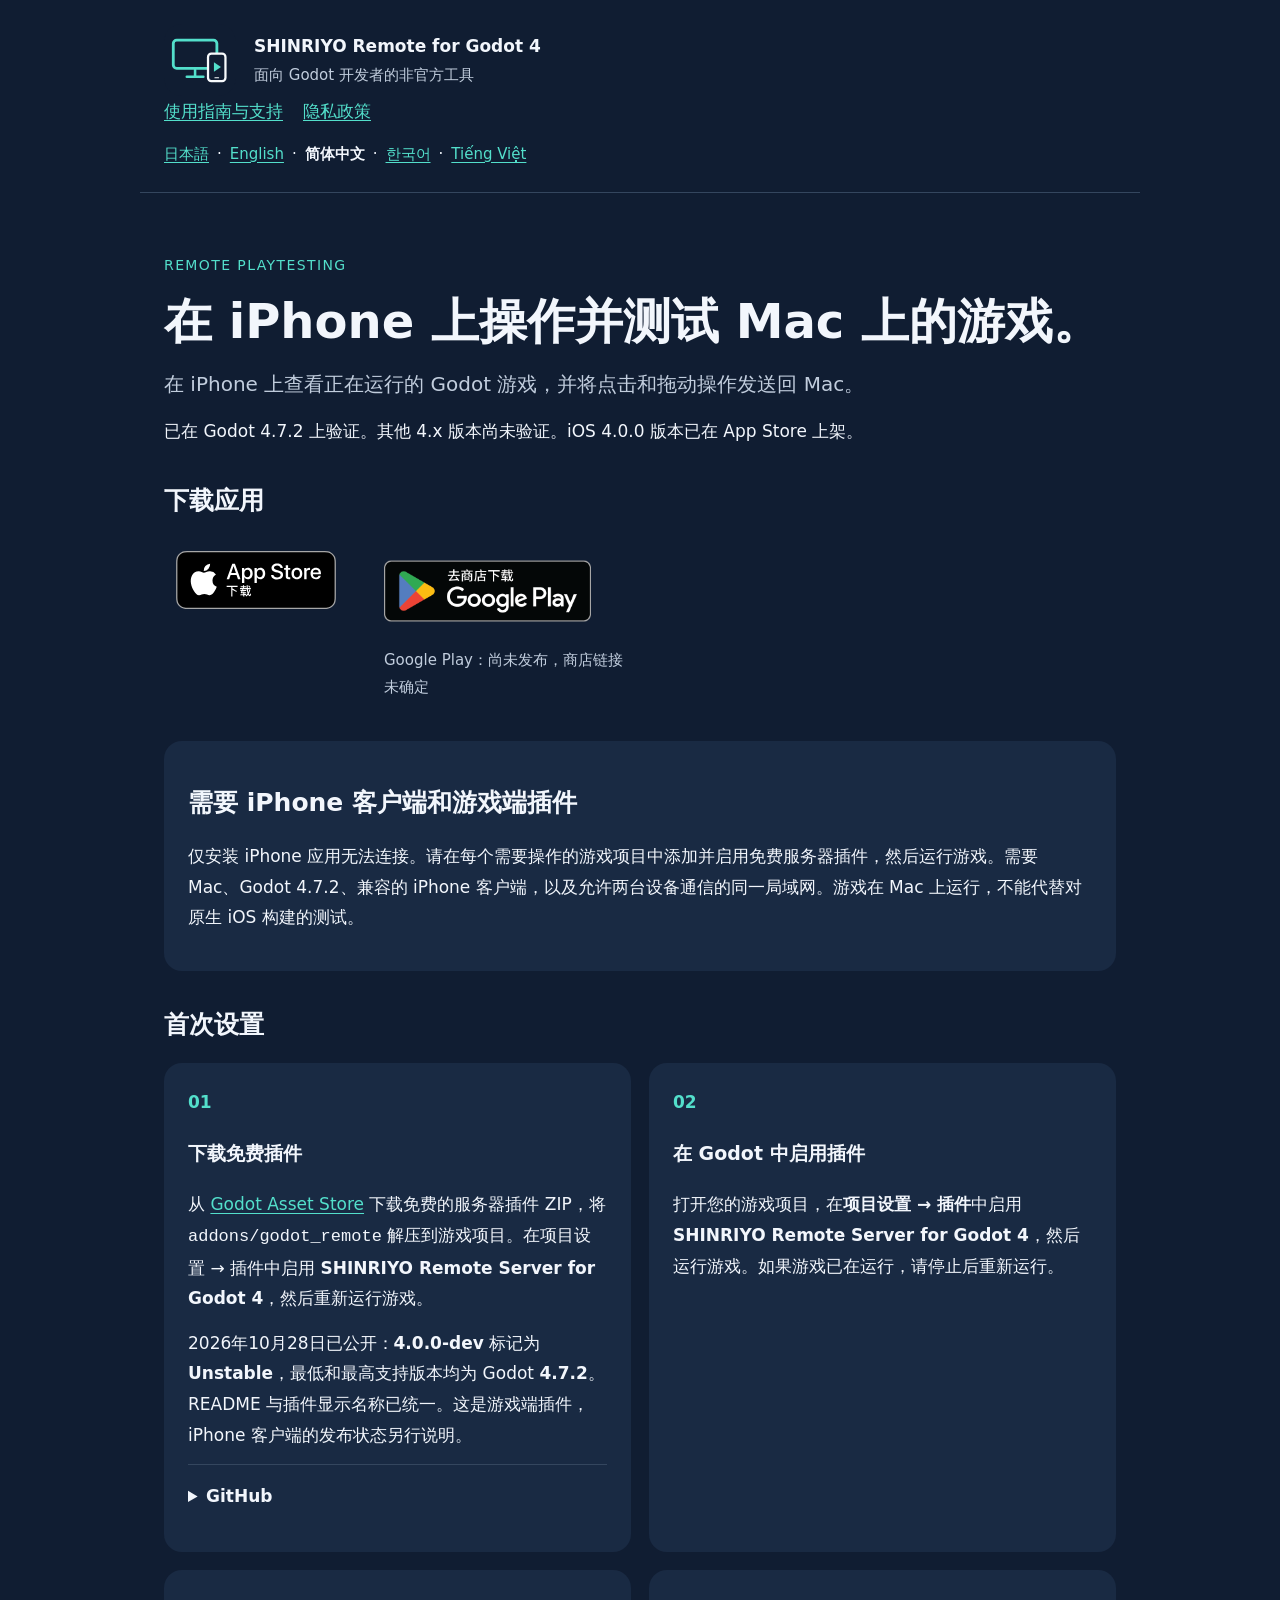
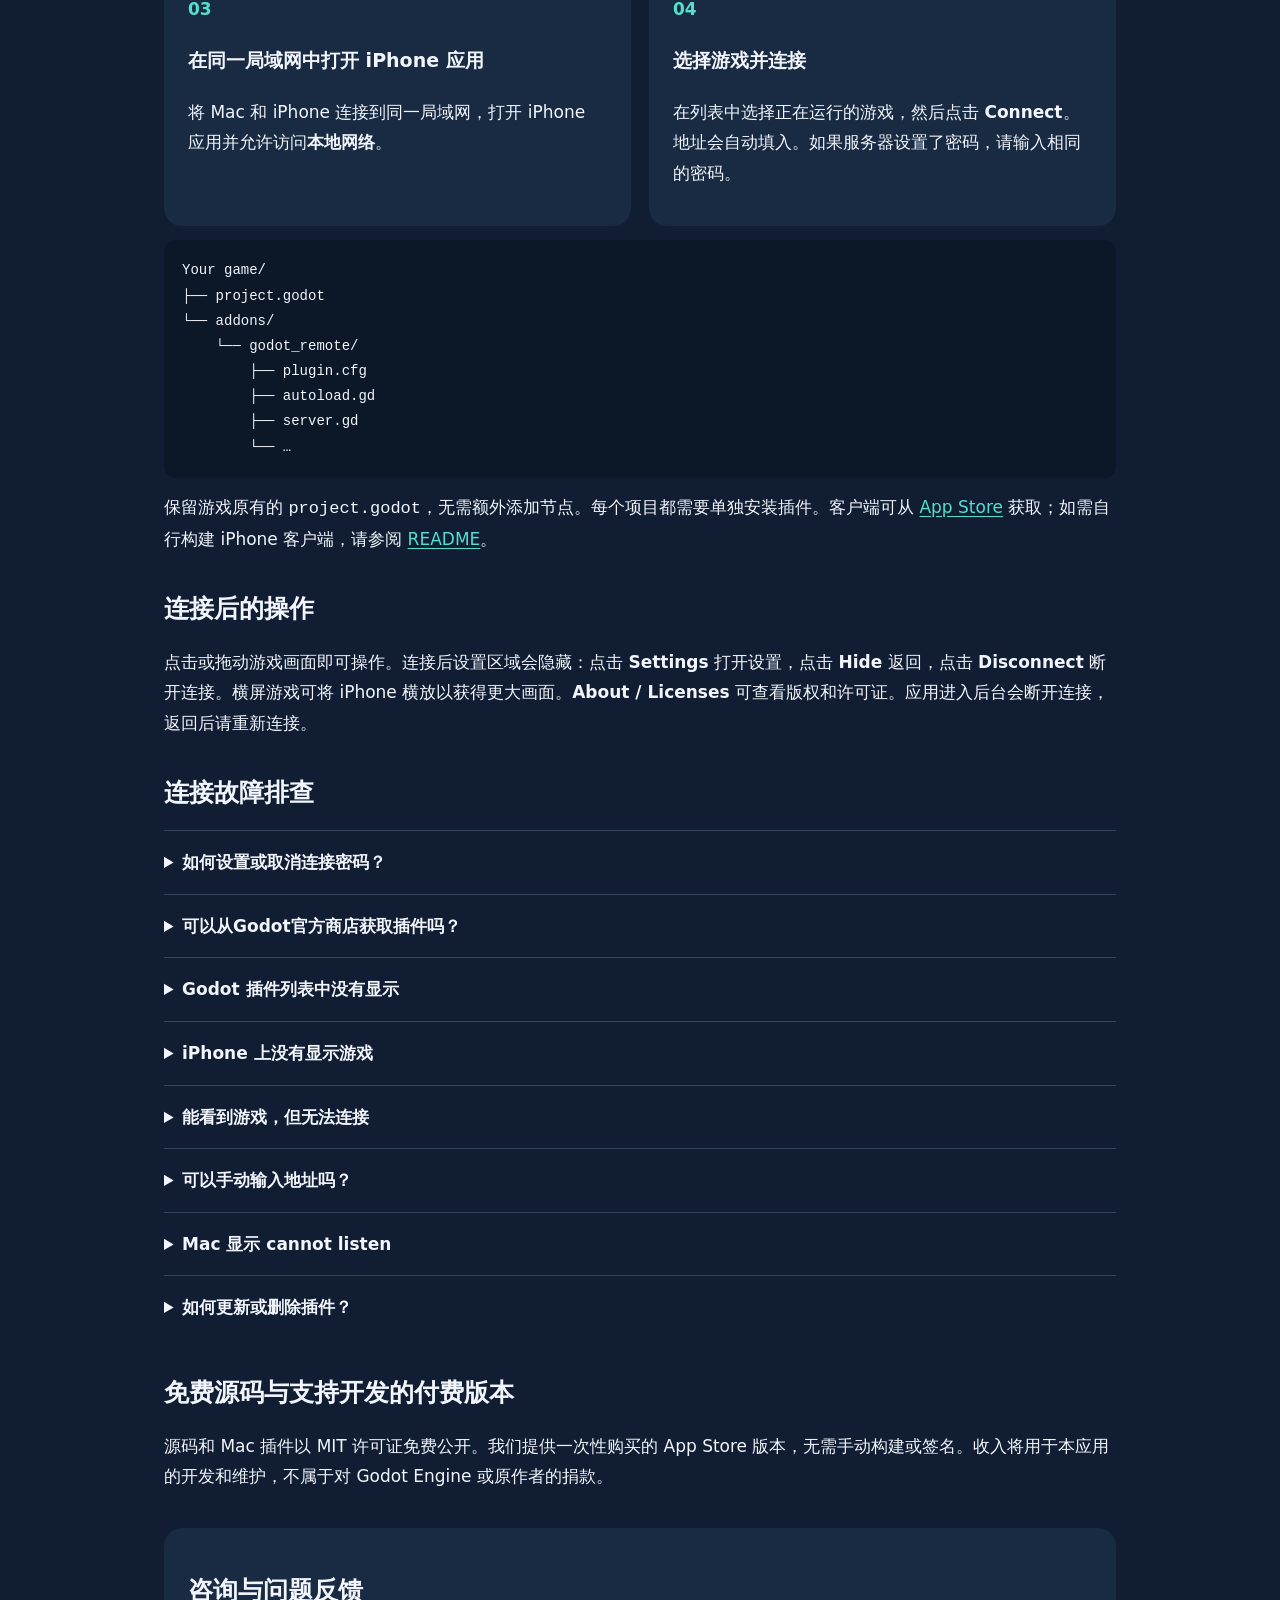
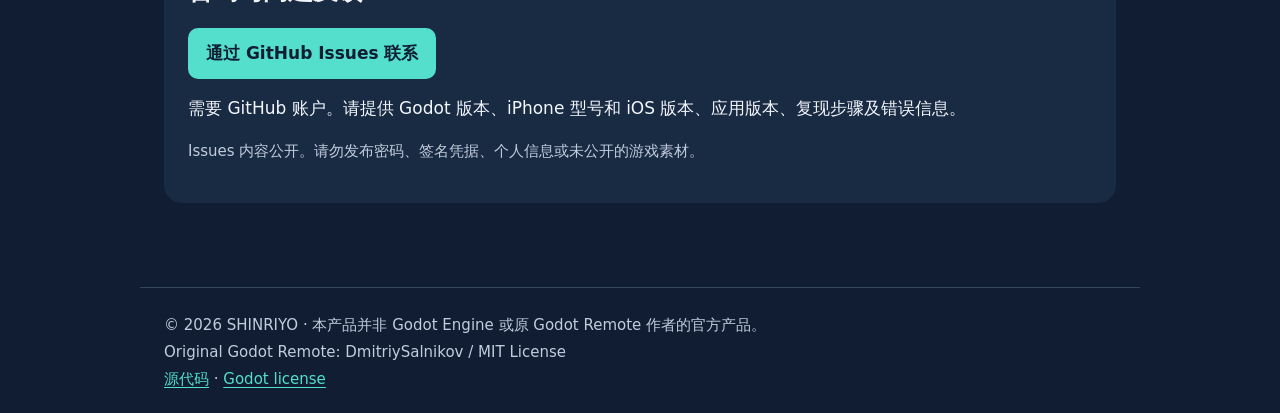
<file: release/support_page/index-zh-Hans.html>
<!doctype html><html lang="zh-Hans"><head><meta charset="utf-8"><meta name="viewport" content="width=device-width,initial-scale=1"><meta name="description" content="在 iPhone 上查看正在运行的 Godot 游戏，并将点击和拖动操作发送回 Mac。"><title>使用指南与支持 | SHINRIYO Remote</title><link rel="icon" href="icon.svg" type="image/svg+xml"><link rel="stylesheet" href="style.css"><link rel="alternate" hreflang="ja" href="index.html"><link rel="alternate" hreflang="en" href="index-en.html"><link rel="alternate" hreflang="zh-Hans" href="index-zh-Hans.html"><link rel="alternate" hreflang="ko" href="index-ko.html"><link rel="alternate" hreflang="vi" href="index-vi.html"></head><body><header><div class="brand"><img src="icon.svg" alt="" width="72" height="72"><div><strong>SHINRIYO Remote for Godot 4</strong><div class="note">面向 Godot 开发者的非官方工具</div></div></div><nav aria-label="Navigation"><a href="index-zh-Hans.html">使用指南与支持</a><a href="privacy-zh-Hans.html">隐私政策</a></nav><nav class="languages" aria-label="Language"><a href="index.html" lang="ja" hreflang="ja">日本語</a> · <a href="index-en.html" lang="en" hreflang="en">English</a> · <a href="index-zh-Hans.html" lang="zh-Hans" hreflang="zh-Hans" aria-current="page">简体中文</a> · <a href="index-ko.html" lang="ko" hreflang="ko">한국어</a> · <a href="index-vi.html" lang="vi" hreflang="vi">Tiếng Việt</a></nav></header><main><section><div class="eyebrow">REMOTE PLAYTESTING</div><h1>在 iPhone 上操作并测试 Mac 上的游戏。</h1><p class="lead">在 iPhone 上查看正在运行的 Godot 游戏，并将点击和拖动操作发送回 Mac。</p><p>已在 Godot 4.7.2 上验证。其他 4.x 版本尚未验证。iOS 4.0.0 版本已在 App Store 上架。</p></section><!-- STORE_BADGES --><section class="downloads" aria-label="下载应用"><h2>下载应用</h2><div class="store-badges"><div class="store-entry"><a href="https://apps.apple.com/app/shinriyo-remote-for-godot-4/id6824852108"><img class="badge-apple" src="badges/apple-zh-Hans.svg" alt="在 App Store 下载"></a></div><div class="store-entry"><span class="store-unavailable" aria-disabled="true"><img class="badge-google" src="badges/google-zh-Hans.png" alt="在 Google Play 上获取"></span><p class="note">Google Play：尚未发布，商店链接未确定</p></div></div></section><!-- /STORE_BADGES --><div class="card"><h2>需要 iPhone 客户端和游戏端插件</h2><p>仅安装 iPhone 应用无法连接。请在每个需要操作的游戏项目中添加并启用免费服务器插件，然后运行游戏。需要 Mac、Godot 4.7.2、兼容的 iPhone 客户端，以及允许两台设备通信的同一局域网。游戏在 Mac 上运行，不能代替对原生 iOS 构建的测试。</p></div><section id="setup"><h2>首次设置</h2><div class="grid"><article class="card"><span class="step">01</span><h3>下载免费插件</h3><p>从 <a href="https://store.godotengine.org/asset/shinriyo/shinriyo-remote-server/">Godot Asset Store</a> 下载免费的服务器插件 ZIP，将 <code>addons/godot_remote</code> 解压到游戏项目。在项目设置 → 插件中启用 <strong>SHINRIYO Remote Server for Godot 4</strong>，然后重新运行游戏。</p><p>2026年10月28日已公开：<strong>4.0.0-dev</strong> 标记为 <strong>Unstable</strong>，最低和最高支持版本均为 Godot <strong>4.7.2</strong>。README 与插件显示名称已统一。这是游戏端插件，iPhone 客户端的发布状态另行说明。</p><details><summary>GitHub</summary><p>获取<a href="https://github.com/shinriyo/GodotRemote/tree/develop/godot4">开发版源码</a>，将整个 <code>godot4/addons/godot_remote</code> 文件夹复制到游戏的 <code>addons/</code> 文件夹中。</p><p>仓库根目录下的 <code>addons/</code> 是旧 Godot 3 版本，请勿复制该版本。</p></details></article><article class="card"><span class="step">02</span><h3>在 Godot 中启用插件</h3><p>打开您的游戏项目，在<strong>项目设置 → 插件</strong>中启用 <strong>SHINRIYO Remote Server for Godot 4</strong>，然后运行游戏。如果游戏已在运行，请停止后重新运行。</p></article><article class="card"><span class="step">03</span><h3>在同一局域网中打开 iPhone 应用</h3><p>将 Mac 和 iPhone 连接到同一局域网，打开 iPhone 应用并允许访问<strong>本地网络</strong>。</p></article><article class="card"><span class="step">04</span><h3>选择游戏并连接</h3><p>在列表中选择正在运行的游戏，然后点击 <strong>Connect</strong>。地址会自动填入。如果服务器设置了密码，请输入相同的密码。</p></article></div><pre aria-label="Folder layout">Your game/
├── project.godot
└── addons/
    └── godot_remote/
        ├── plugin.cfg
        ├── autoload.gd
        ├── server.gd
        └── …</pre><p>保留游戏原有的 <code>project.godot</code>，无需额外添加节点。每个项目都需要单独安装插件。客户端可从 <a href="https://apps.apple.com/app/shinriyo-remote-for-godot-4/id6824852108">App Store</a> 获取；如需自行构建 iPhone 客户端，请参阅 <a href="https://github.com/shinriyo/GodotRemote/blob/develop/godot4/README.md">README</a>。</p></section><section><h2>连接后的操作</h2><p>点击或拖动游戏画面即可操作。连接后设置区域会隐藏：点击 <strong>Settings</strong> 打开设置，点击 <strong>Hide</strong> 返回，点击 <strong>Disconnect</strong> 断开连接。横屏游戏可将 iPhone 横放以获得更大画面。<strong>About / Licenses</strong> 可查看版权和许可证。应用进入后台会断开连接，返回后请重新连接。</p></section><section><h2>连接故障排查</h2><details><summary>如何设置或取消连接密码？</summary><p>在Mac上的游戏项目中启用SHINRIYO Remote Server for Godot 4。打开<strong>项目 → 项目设置 → 常规</strong>，启用高级设置，搜索<code>godot_remote/server</code>，设置<strong>Password</strong>（<code>godot_remote/server/password</code>）。停止并重新运行游戏，然后在iPhone客户端的<strong>Password</strong>栏中输入相同密码。默认留空，无需密码。取消密码时，清空服务器设置并重新运行游戏，同时清空客户端密码栏。重新启动应用后需要重新输入密码。通信和密码均未加密，请在可信的局域网内使用。</p></details><details><summary>可以从Godot官方商店获取插件吗？</summary><p><a href="https://store.godotengine.org/asset/shinriyo/shinriyo-remote-server/">Godot Asset Store — SHINRIYO Remote Server for Godot 4</a>. 2026年10月28日已公开：<strong>4.0.0-dev</strong> 标记为 <strong>Unstable</strong>，最低和最高支持版本均为 Godot <strong>4.7.2</strong>。README 与插件显示名称已统一。这是游戏端插件，iPhone 客户端的发布状态另行说明。</p></details><details><summary>Godot 插件列表中没有显示</summary><p>确认游戏目录中存在 <code>addons/godot_remote/plugin.cfg</code>，避免重复嵌套文件夹，也不要使用旧 Godot 3 插件。</p></details><details><summary>iPhone 上没有显示游戏</summary><p>启用插件并重新运行游戏。检查本地网络权限和局域网连接。访客 Wi-Fi 可能禁止设备之间通信。自动发现目前支持 Mac 服务器和 iPhone 客户端。</p></details><details><summary>能看到游戏，但无法连接</summary><p>检查密码是否一致、Mac 端是否有错误，以及防火墙是否允许 Godot 通信。如果授权提示导致超时，请再次点击 Connect。</p></details><details><summary>可以手动输入地址吗？</summary><p>输入 Mac 的局域网 IP 和端口（默认 22766）。不要在 iPhone 上输入 127.0.0.1，它指向 iPhone 自身。</p></details><details><summary>Mac 显示 cannot listen</summary><p>可能有其他游戏正在使用同一端口。运行多个游戏时，请为 godot_remote/server/port 设置不同的值。</p></details><details><summary>如何更新或删除插件？</summary><p>停止游戏，将插件文件夹替换为新版本，然后重新运行。插件不会自动更新。删除前请先禁用插件，再删除文件夹。</p></details></section><section><h2>免费源码与支持开发的付费版本</h2><p>源码和 Mac 插件以 MIT 许可证免费公开。我们提供一次性购买的 App Store 版本，无需手动构建或签名。收入将用于本应用的开发和维护，不属于对 Godot Engine 或原作者的捐款。</p></section><section class="card"><h2>咨询与问题反馈</h2><a class="button" href="https://github.com/shinriyo/GodotRemote/issues">通过 GitHub Issues 联系</a><p>需要 GitHub 账户。请提供 Godot 版本、iPhone 型号和 iOS 版本、应用版本、复现步骤及错误信息。</p><p class="note">Issues 内容公开。请勿发布密码、签名凭据、个人信息或未公开的游戏素材。</p></section></main><footer>© 2026 SHINRIYO · 本产品并非 Godot Engine 或原 Godot Remote 作者的官方产品。<br>Original Godot Remote: DmitriySalnikov / MIT License<br><a href="https://github.com/shinriyo/GodotRemote/tree/develop">源代码</a> · <a href="https://godotengine.org/license">Godot license</a></footer></body></html>
</file>
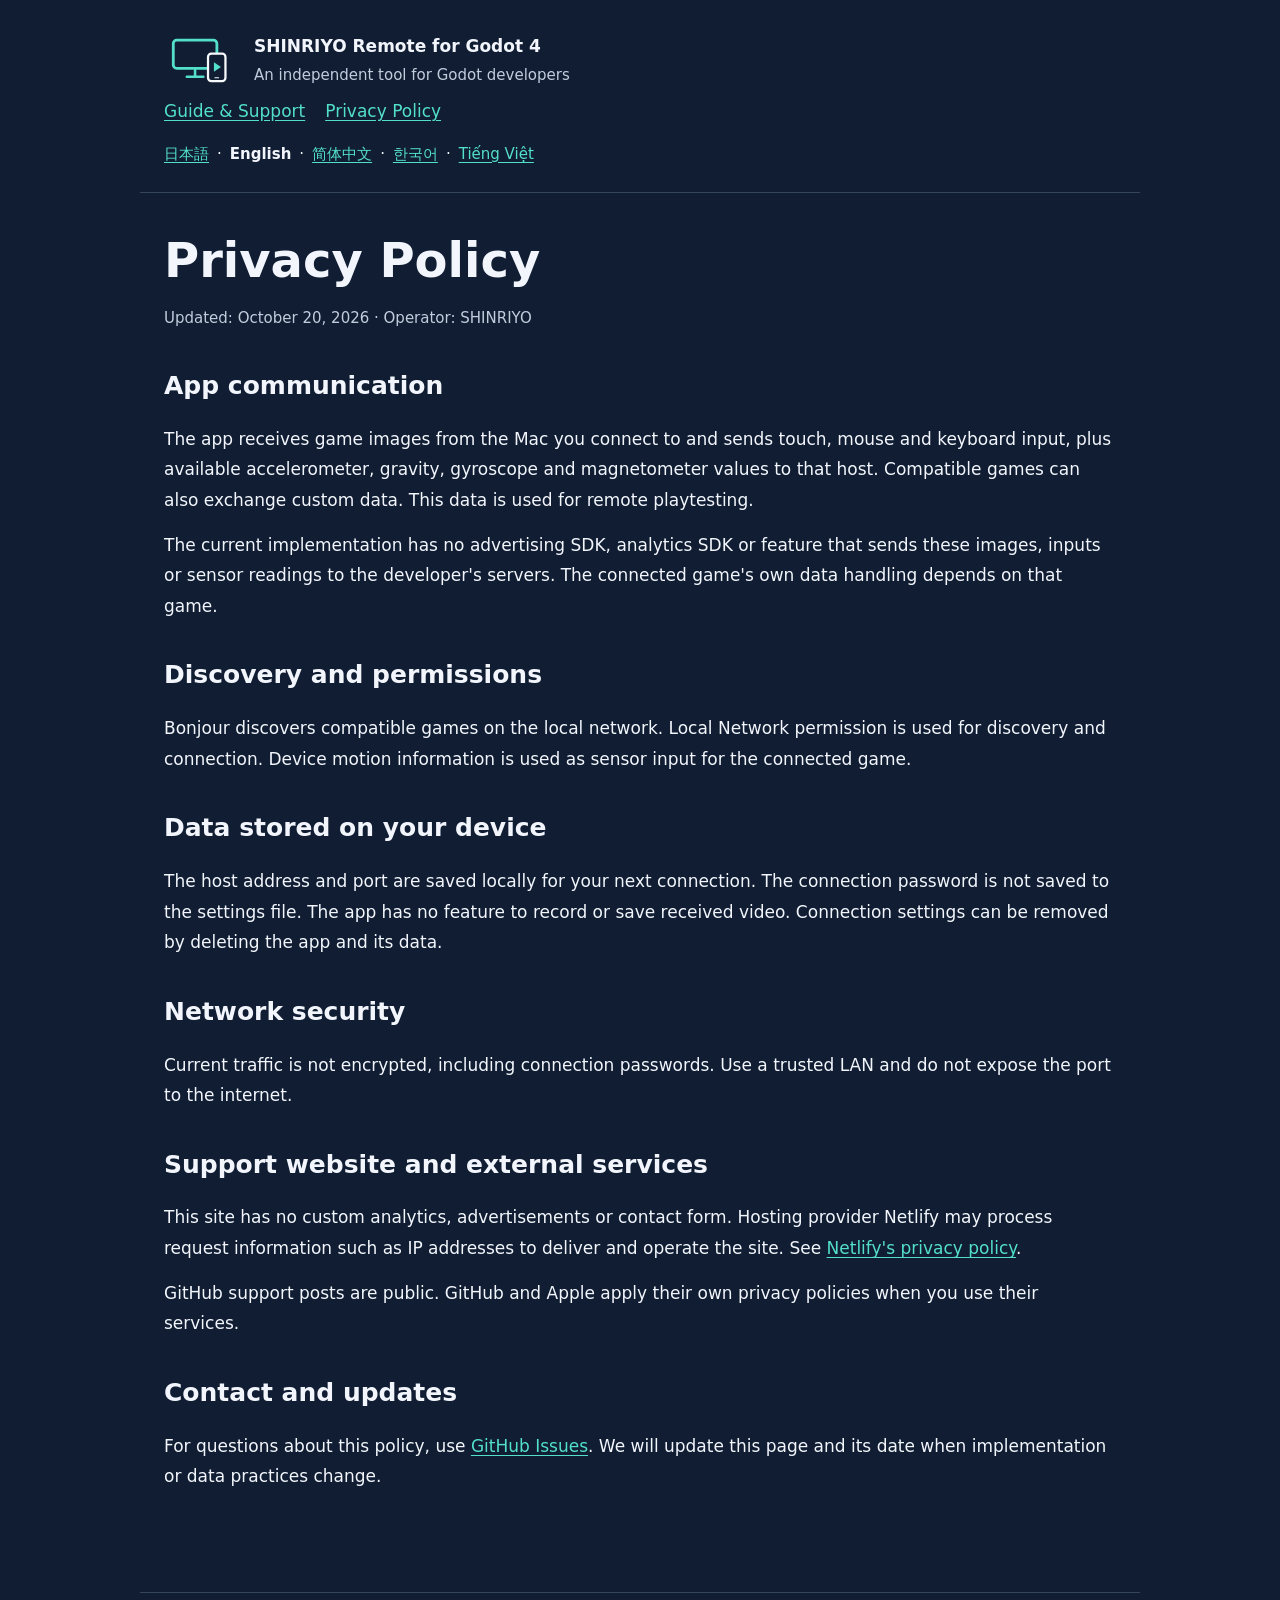
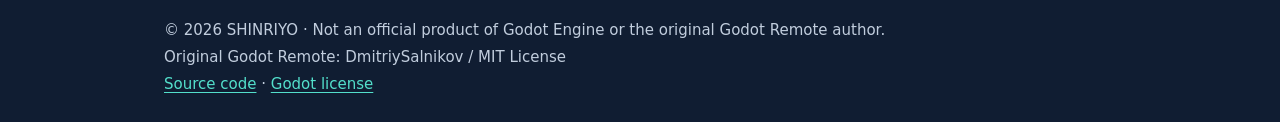
<file: release/support_page/privacy-en.html>
<!doctype html><html lang="en"><head><meta charset="utf-8"><meta name="viewport" content="width=device-width,initial-scale=1"><meta name="description" content="View a running Godot game on your iPhone and send taps and drags back to your Mac."><title>Privacy Policy | SHINRIYO Remote</title><link rel="icon" href="icon.svg" type="image/svg+xml"><link rel="stylesheet" href="style.css"><link rel="alternate" hreflang="ja" href="privacy.html"><link rel="alternate" hreflang="en" href="privacy-en.html"><link rel="alternate" hreflang="zh-Hans" href="privacy-zh-Hans.html"><link rel="alternate" hreflang="ko" href="privacy-ko.html"><link rel="alternate" hreflang="vi" href="privacy-vi.html"></head><body><header><div class="brand"><img src="icon.svg" alt="" width="72" height="72"><div><strong>SHINRIYO Remote for Godot 4</strong><div class="note">An independent tool for Godot developers</div></div></div><nav aria-label="Navigation"><a href="index-en.html">Guide &amp; Support</a><a href="privacy-en.html">Privacy Policy</a></nav><nav class="languages" aria-label="Language"><a href="privacy.html" lang="ja" hreflang="ja">日本語</a> · <a href="privacy-en.html" lang="en" hreflang="en" aria-current="page">English</a> · <a href="privacy-zh-Hans.html" lang="zh-Hans" hreflang="zh-Hans">简体中文</a> · <a href="privacy-ko.html" lang="ko" hreflang="ko">한국어</a> · <a href="privacy-vi.html" lang="vi" hreflang="vi">Tiếng Việt</a></nav></header><main><h1>Privacy Policy</h1><p class="note">Updated: October 20, 2026 · Operator: SHINRIYO</p><section><h2>App communication</h2><p>The app receives game images from the Mac you connect to and sends touch, mouse and keyboard input, plus available accelerometer, gravity, gyroscope and magnetometer values to that host. Compatible games can also exchange custom data. This data is used for remote playtesting.</p><p>The current implementation has no advertising SDK, analytics SDK or feature that sends these images, inputs or sensor readings to the developer's servers. The connected game's own data handling depends on that game.</p></section><section><h2>Discovery and permissions</h2><p>Bonjour discovers compatible games on the local network. Local Network permission is used for discovery and connection. Device motion information is used as sensor input for the connected game.</p></section><section><h2>Data stored on your device</h2><p>The host address and port are saved locally for your next connection. The connection password is not saved to the settings file. The app has no feature to record or save received video. Connection settings can be removed by deleting the app and its data.</p></section><section><h2>Network security</h2><p>Current traffic is not encrypted, including connection passwords. Use a trusted LAN and do not expose the port to the internet.</p></section><section><h2>Support website and external services</h2><p>This site has no custom analytics, advertisements or contact form. Hosting provider Netlify may process request information such as IP addresses to deliver and operate the site. See <a href="https://www.netlify.com/privacy/">Netlify's privacy policy</a>.</p><p>GitHub support posts are public. GitHub and Apple apply their own privacy policies when you use their services.</p></section><section><h2>Contact and updates</h2><p>For questions about this policy, use <a href="https://github.com/shinriyo/GodotRemote/issues">GitHub Issues</a>. We will update this page and its date when implementation or data practices change.</p></section></main><footer>© 2026 SHINRIYO · Not an official product of Godot Engine or the original Godot Remote author.<br>Original Godot Remote: DmitriySalnikov / MIT License<br><a href="https://github.com/shinriyo/GodotRemote/tree/develop">Source code</a> · <a href="https://godotengine.org/license">Godot license</a></footer></body></html>
</file>
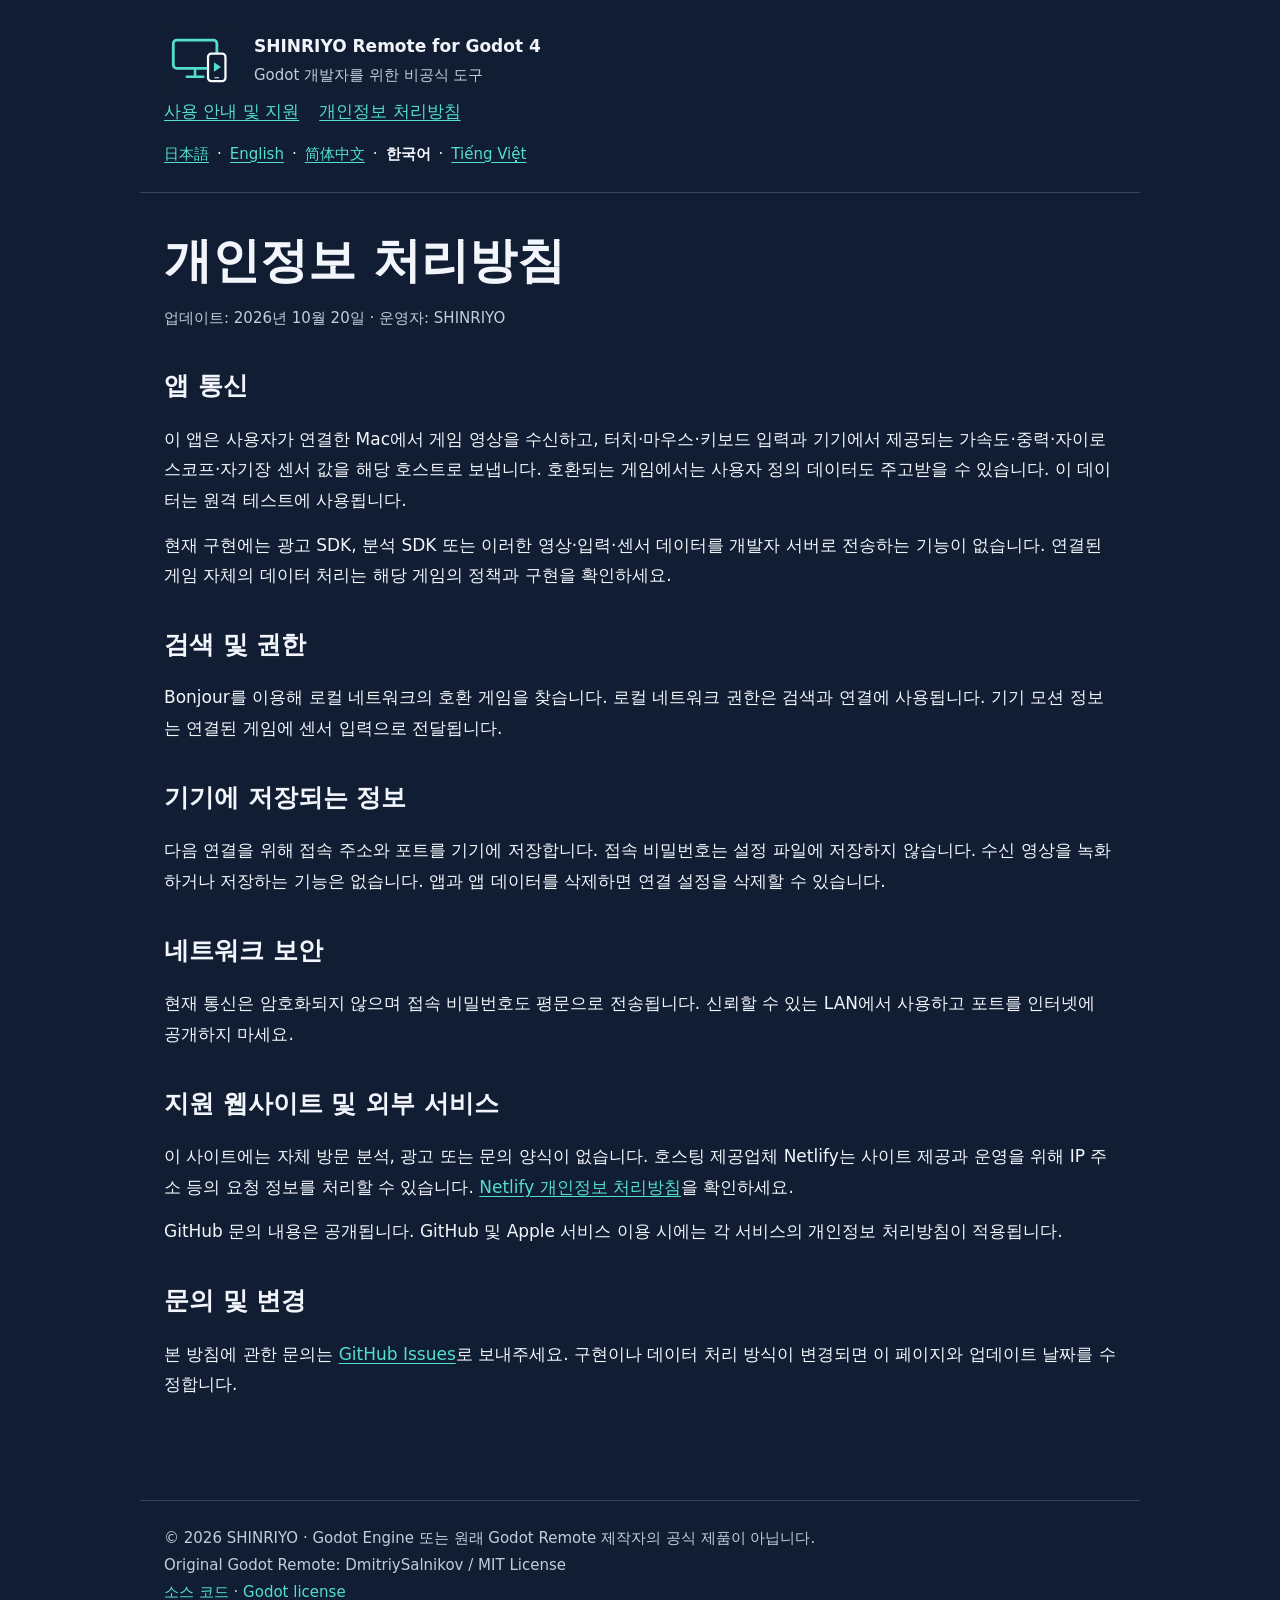
<file: release/support_page/privacy-ko.html>
<!doctype html><html lang="ko"><head><meta charset="utf-8"><meta name="viewport" content="width=device-width,initial-scale=1"><meta name="description" content="실행 중인 Godot 게임을 iPhone에 표시하고 탭과 드래그 입력을 Mac으로 보냅니다."><title>개인정보 처리방침 | SHINRIYO Remote</title><link rel="icon" href="icon.svg" type="image/svg+xml"><link rel="stylesheet" href="style.css"><link rel="alternate" hreflang="ja" href="privacy.html"><link rel="alternate" hreflang="en" href="privacy-en.html"><link rel="alternate" hreflang="zh-Hans" href="privacy-zh-Hans.html"><link rel="alternate" hreflang="ko" href="privacy-ko.html"><link rel="alternate" hreflang="vi" href="privacy-vi.html"></head><body><header><div class="brand"><img src="icon.svg" alt="" width="72" height="72"><div><strong>SHINRIYO Remote for Godot 4</strong><div class="note">Godot 개발자를 위한 비공식 도구</div></div></div><nav aria-label="Navigation"><a href="index-ko.html">사용 안내 및 지원</a><a href="privacy-ko.html">개인정보 처리방침</a></nav><nav class="languages" aria-label="Language"><a href="privacy.html" lang="ja" hreflang="ja">日本語</a> · <a href="privacy-en.html" lang="en" hreflang="en">English</a> · <a href="privacy-zh-Hans.html" lang="zh-Hans" hreflang="zh-Hans">简体中文</a> · <a href="privacy-ko.html" lang="ko" hreflang="ko" aria-current="page">한국어</a> · <a href="privacy-vi.html" lang="vi" hreflang="vi">Tiếng Việt</a></nav></header><main><h1>개인정보 처리방침</h1><p class="note">업데이트: 2026년 10월 20일 · 운영자: SHINRIYO</p><section><h2>앱 통신</h2><p>이 앱은 사용자가 연결한 Mac에서 게임 영상을 수신하고, 터치·마우스·키보드 입력과 기기에서 제공되는 가속도·중력·자이로스코프·자기장 센서 값을 해당 호스트로 보냅니다. 호환되는 게임에서는 사용자 정의 데이터도 주고받을 수 있습니다. 이 데이터는 원격 테스트에 사용됩니다.</p><p>현재 구현에는 광고 SDK, 분석 SDK 또는 이러한 영상·입력·센서 데이터를 개발자 서버로 전송하는 기능이 없습니다. 연결된 게임 자체의 데이터 처리는 해당 게임의 정책과 구현을 확인하세요.</p></section><section><h2>검색 및 권한</h2><p>Bonjour를 이용해 로컬 네트워크의 호환 게임을 찾습니다. 로컬 네트워크 권한은 검색과 연결에 사용됩니다. 기기 모션 정보는 연결된 게임에 센서 입력으로 전달됩니다.</p></section><section><h2>기기에 저장되는 정보</h2><p>다음 연결을 위해 접속 주소와 포트를 기기에 저장합니다. 접속 비밀번호는 설정 파일에 저장하지 않습니다. 수신 영상을 녹화하거나 저장하는 기능은 없습니다. 앱과 앱 데이터를 삭제하면 연결 설정을 삭제할 수 있습니다.</p></section><section><h2>네트워크 보안</h2><p>현재 통신은 암호화되지 않으며 접속 비밀번호도 평문으로 전송됩니다. 신뢰할 수 있는 LAN에서 사용하고 포트를 인터넷에 공개하지 마세요.</p></section><section><h2>지원 웹사이트 및 외부 서비스</h2><p>이 사이트에는 자체 방문 분석, 광고 또는 문의 양식이 없습니다. 호스팅 제공업체 Netlify는 사이트 제공과 운영을 위해 IP 주소 등의 요청 정보를 처리할 수 있습니다. <a href="https://www.netlify.com/privacy/">Netlify 개인정보 처리방침</a>을 확인하세요.</p><p>GitHub 문의 내용은 공개됩니다. GitHub 및 Apple 서비스 이용 시에는 각 서비스의 개인정보 처리방침이 적용됩니다.</p></section><section><h2>문의 및 변경</h2><p>본 방침에 관한 문의는 <a href="https://github.com/shinriyo/GodotRemote/issues">GitHub Issues</a>로 보내주세요. 구현이나 데이터 처리 방식이 변경되면 이 페이지와 업데이트 날짜를 수정합니다.</p></section></main><footer>© 2026 SHINRIYO · Godot Engine 또는 원래 Godot Remote 제작자의 공식 제품이 아닙니다.<br>Original Godot Remote: DmitriySalnikov / MIT License<br><a href="https://github.com/shinriyo/GodotRemote/tree/develop">소스 코드</a> · <a href="https://godotengine.org/license">Godot license</a></footer></body></html>
</file>
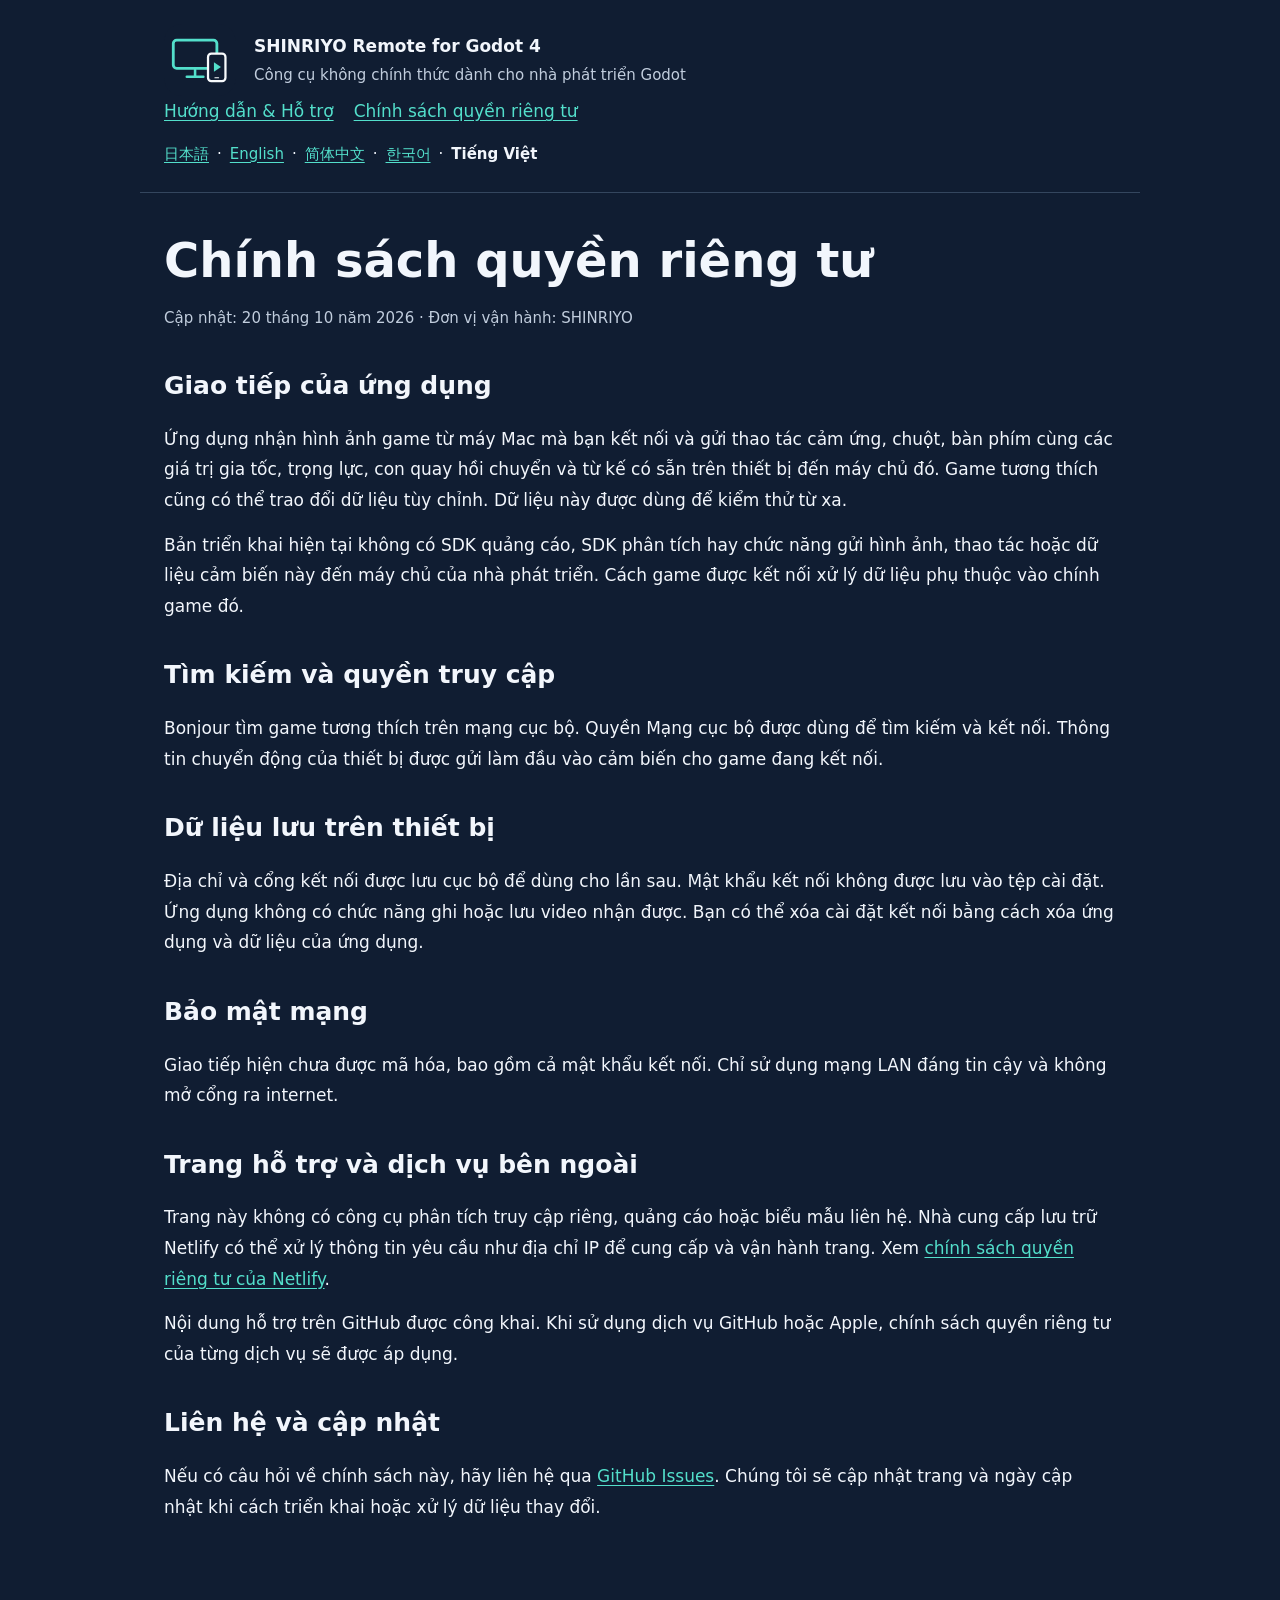
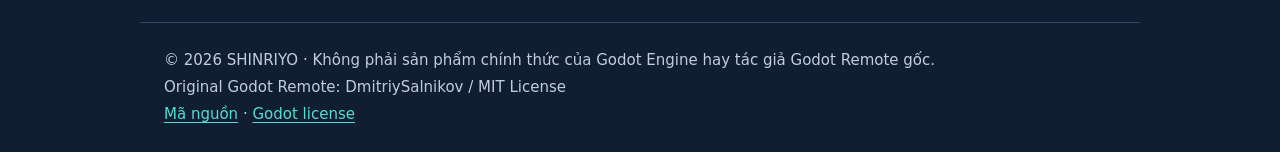
<file: release/support_page/privacy-vi.html>
<!doctype html><html lang="vi"><head><meta charset="utf-8"><meta name="viewport" content="width=device-width,initial-scale=1"><meta name="description" content="Xem game Godot đang chạy trên iPhone và gửi thao tác chạm, kéo trở lại máy Mac."><title>Chính sách quyền riêng tư | SHINRIYO Remote</title><link rel="icon" href="icon.svg" type="image/svg+xml"><link rel="stylesheet" href="style.css"><link rel="alternate" hreflang="ja" href="privacy.html"><link rel="alternate" hreflang="en" href="privacy-en.html"><link rel="alternate" hreflang="zh-Hans" href="privacy-zh-Hans.html"><link rel="alternate" hreflang="ko" href="privacy-ko.html"><link rel="alternate" hreflang="vi" href="privacy-vi.html"></head><body><header><div class="brand"><img src="icon.svg" alt="" width="72" height="72"><div><strong>SHINRIYO Remote for Godot 4</strong><div class="note">Công cụ không chính thức dành cho nhà phát triển Godot</div></div></div><nav aria-label="Navigation"><a href="index-vi.html">Hướng dẫn &amp; Hỗ trợ</a><a href="privacy-vi.html">Chính sách quyền riêng tư</a></nav><nav class="languages" aria-label="Language"><a href="privacy.html" lang="ja" hreflang="ja">日本語</a> · <a href="privacy-en.html" lang="en" hreflang="en">English</a> · <a href="privacy-zh-Hans.html" lang="zh-Hans" hreflang="zh-Hans">简体中文</a> · <a href="privacy-ko.html" lang="ko" hreflang="ko">한국어</a> · <a href="privacy-vi.html" lang="vi" hreflang="vi" aria-current="page">Tiếng Việt</a></nav></header><main><h1>Chính sách quyền riêng tư</h1><p class="note">Cập nhật: 20 tháng 10 năm 2026 · Đơn vị vận hành: SHINRIYO</p><section><h2>Giao tiếp của ứng dụng</h2><p>Ứng dụng nhận hình ảnh game từ máy Mac mà bạn kết nối và gửi thao tác cảm ứng, chuột, bàn phím cùng các giá trị gia tốc, trọng lực, con quay hồi chuyển và từ kế có sẵn trên thiết bị đến máy chủ đó. Game tương thích cũng có thể trao đổi dữ liệu tùy chỉnh. Dữ liệu này được dùng để kiểm thử từ xa.</p><p>Bản triển khai hiện tại không có SDK quảng cáo, SDK phân tích hay chức năng gửi hình ảnh, thao tác hoặc dữ liệu cảm biến này đến máy chủ của nhà phát triển. Cách game được kết nối xử lý dữ liệu phụ thuộc vào chính game đó.</p></section><section><h2>Tìm kiếm và quyền truy cập</h2><p>Bonjour tìm game tương thích trên mạng cục bộ. Quyền Mạng cục bộ được dùng để tìm kiếm và kết nối. Thông tin chuyển động của thiết bị được gửi làm đầu vào cảm biến cho game đang kết nối.</p></section><section><h2>Dữ liệu lưu trên thiết bị</h2><p>Địa chỉ và cổng kết nối được lưu cục bộ để dùng cho lần sau. Mật khẩu kết nối không được lưu vào tệp cài đặt. Ứng dụng không có chức năng ghi hoặc lưu video nhận được. Bạn có thể xóa cài đặt kết nối bằng cách xóa ứng dụng và dữ liệu của ứng dụng.</p></section><section><h2>Bảo mật mạng</h2><p>Giao tiếp hiện chưa được mã hóa, bao gồm cả mật khẩu kết nối. Chỉ sử dụng mạng LAN đáng tin cậy và không mở cổng ra internet.</p></section><section><h2>Trang hỗ trợ và dịch vụ bên ngoài</h2><p>Trang này không có công cụ phân tích truy cập riêng, quảng cáo hoặc biểu mẫu liên hệ. Nhà cung cấp lưu trữ Netlify có thể xử lý thông tin yêu cầu như địa chỉ IP để cung cấp và vận hành trang. Xem <a href="https://www.netlify.com/privacy/">chính sách quyền riêng tư của Netlify</a>.</p><p>Nội dung hỗ trợ trên GitHub được công khai. Khi sử dụng dịch vụ GitHub hoặc Apple, chính sách quyền riêng tư của từng dịch vụ sẽ được áp dụng.</p></section><section><h2>Liên hệ và cập nhật</h2><p>Nếu có câu hỏi về chính sách này, hãy liên hệ qua <a href="https://github.com/shinriyo/GodotRemote/issues">GitHub Issues</a>. Chúng tôi sẽ cập nhật trang và ngày cập nhật khi cách triển khai hoặc xử lý dữ liệu thay đổi.</p></section></main><footer>© 2026 SHINRIYO · Không phải sản phẩm chính thức của Godot Engine hay tác giả Godot Remote gốc.<br>Original Godot Remote: DmitriySalnikov / MIT License<br><a href="https://github.com/shinriyo/GodotRemote/tree/develop">Mã nguồn</a> · <a href="https://godotengine.org/license">Godot license</a></footer></body></html>
</file>
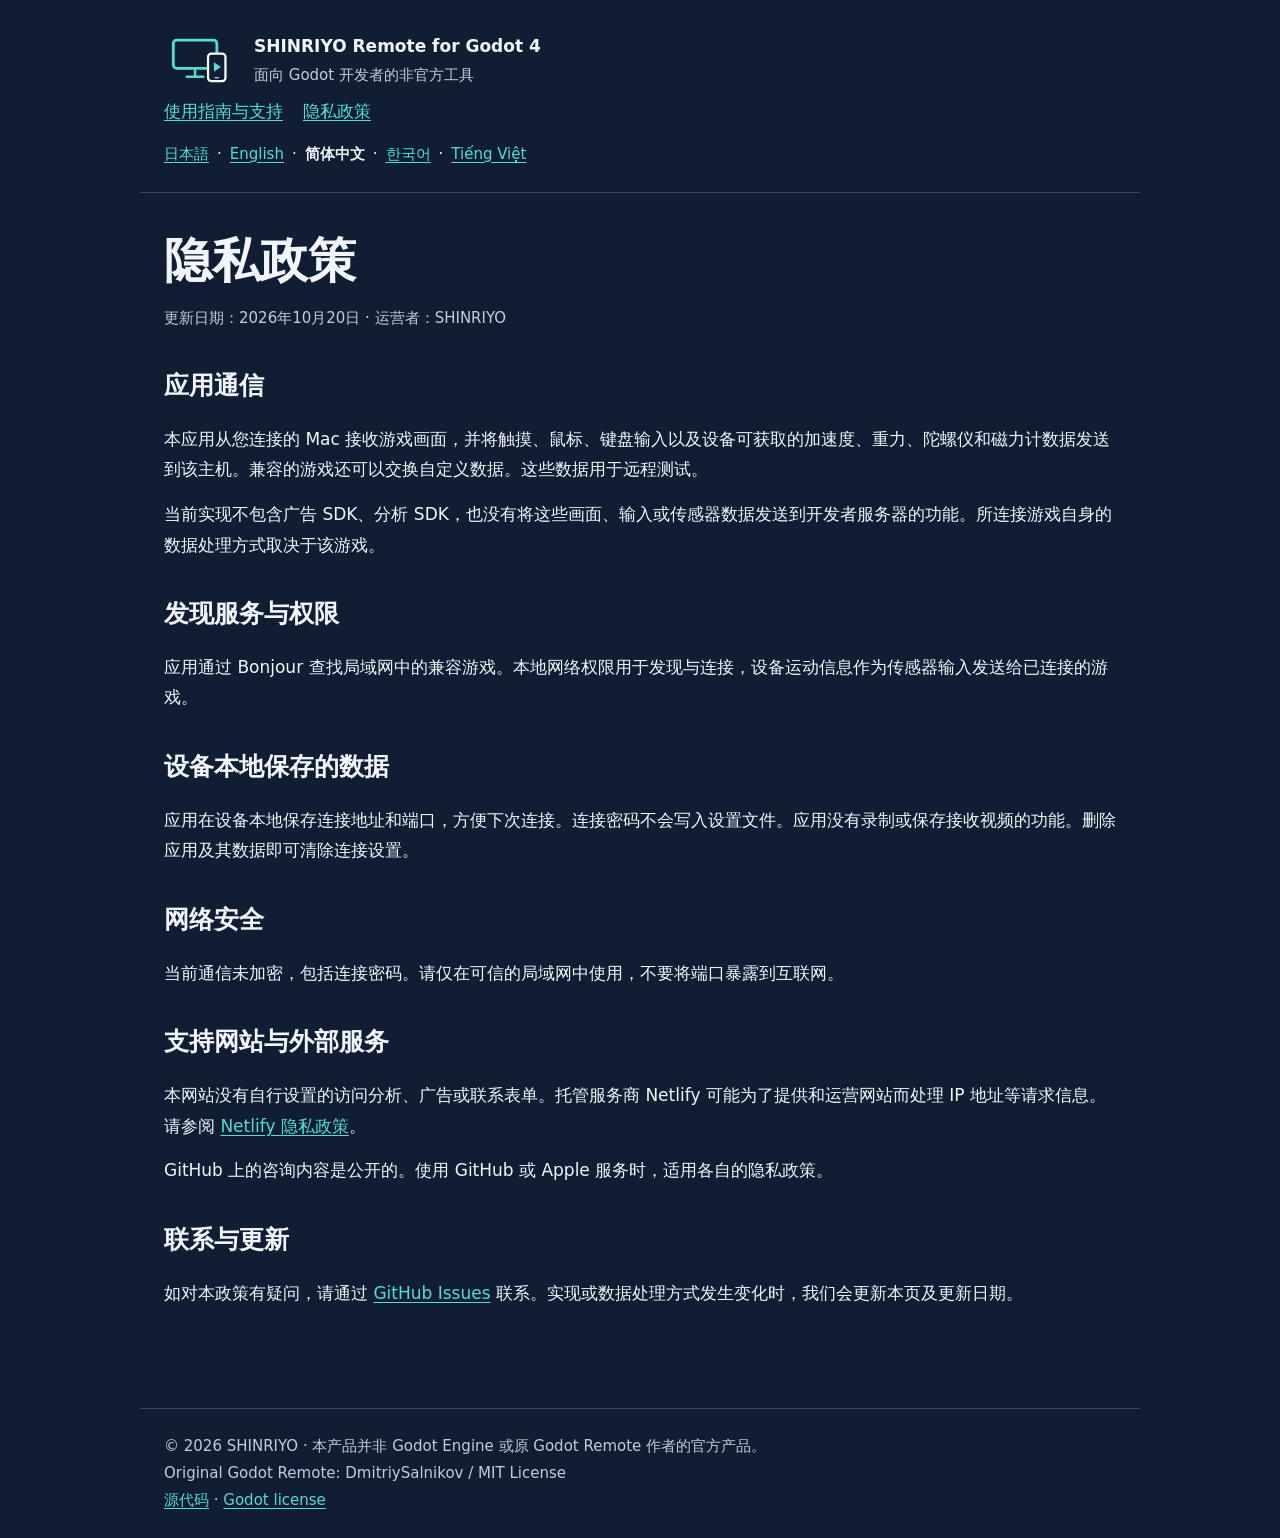
<file: release/support_page/privacy-zh-Hans.html>
<!doctype html><html lang="zh-Hans"><head><meta charset="utf-8"><meta name="viewport" content="width=device-width,initial-scale=1"><meta name="description" content="在 iPhone 上查看正在运行的 Godot 游戏，并将点击和拖动操作发送回 Mac。"><title>隐私政策 | SHINRIYO Remote</title><link rel="icon" href="icon.svg" type="image/svg+xml"><link rel="stylesheet" href="style.css"><link rel="alternate" hreflang="ja" href="privacy.html"><link rel="alternate" hreflang="en" href="privacy-en.html"><link rel="alternate" hreflang="zh-Hans" href="privacy-zh-Hans.html"><link rel="alternate" hreflang="ko" href="privacy-ko.html"><link rel="alternate" hreflang="vi" href="privacy-vi.html"></head><body><header><div class="brand"><img src="icon.svg" alt="" width="72" height="72"><div><strong>SHINRIYO Remote for Godot 4</strong><div class="note">面向 Godot 开发者的非官方工具</div></div></div><nav aria-label="Navigation"><a href="index-zh-Hans.html">使用指南与支持</a><a href="privacy-zh-Hans.html">隐私政策</a></nav><nav class="languages" aria-label="Language"><a href="privacy.html" lang="ja" hreflang="ja">日本語</a> · <a href="privacy-en.html" lang="en" hreflang="en">English</a> · <a href="privacy-zh-Hans.html" lang="zh-Hans" hreflang="zh-Hans" aria-current="page">简体中文</a> · <a href="privacy-ko.html" lang="ko" hreflang="ko">한국어</a> · <a href="privacy-vi.html" lang="vi" hreflang="vi">Tiếng Việt</a></nav></header><main><h1>隐私政策</h1><p class="note">更新日期：2026年10月20日 · 运营者：SHINRIYO</p><section><h2>应用通信</h2><p>本应用从您连接的 Mac 接收游戏画面，并将触摸、鼠标、键盘输入以及设备可获取的加速度、重力、陀螺仪和磁力计数据发送到该主机。兼容的游戏还可以交换自定义数据。这些数据用于远程测试。</p><p>当前实现不包含广告 SDK、分析 SDK，也没有将这些画面、输入或传感器数据发送到开发者服务器的功能。所连接游戏自身的数据处理方式取决于该游戏。</p></section><section><h2>发现服务与权限</h2><p>应用通过 Bonjour 查找局域网中的兼容游戏。本地网络权限用于发现与连接，设备运动信息作为传感器输入发送给已连接的游戏。</p></section><section><h2>设备本地保存的数据</h2><p>应用在设备本地保存连接地址和端口，方便下次连接。连接密码不会写入设置文件。应用没有录制或保存接收视频的功能。删除应用及其数据即可清除连接设置。</p></section><section><h2>网络安全</h2><p>当前通信未加密，包括连接密码。请仅在可信的局域网中使用，不要将端口暴露到互联网。</p></section><section><h2>支持网站与外部服务</h2><p>本网站没有自行设置的访问分析、广告或联系表单。托管服务商 Netlify 可能为了提供和运营网站而处理 IP 地址等请求信息。请参阅 <a href="https://www.netlify.com/privacy/">Netlify 隐私政策</a>。</p><p>GitHub 上的咨询内容是公开的。使用 GitHub 或 Apple 服务时，适用各自的隐私政策。</p></section><section><h2>联系与更新</h2><p>如对本政策有疑问，请通过 <a href="https://github.com/shinriyo/GodotRemote/issues">GitHub Issues</a> 联系。实现或数据处理方式发生变化时，我们会更新本页及更新日期。</p></section></main><footer>© 2026 SHINRIYO · 本产品并非 Godot Engine 或原 Godot Remote 作者的官方产品。<br>Original Godot Remote: DmitriySalnikov / MIT License<br><a href="https://github.com/shinriyo/GodotRemote/tree/develop">源代码</a> · <a href="https://godotengine.org/license">Godot license</a></footer></body></html>
</file>
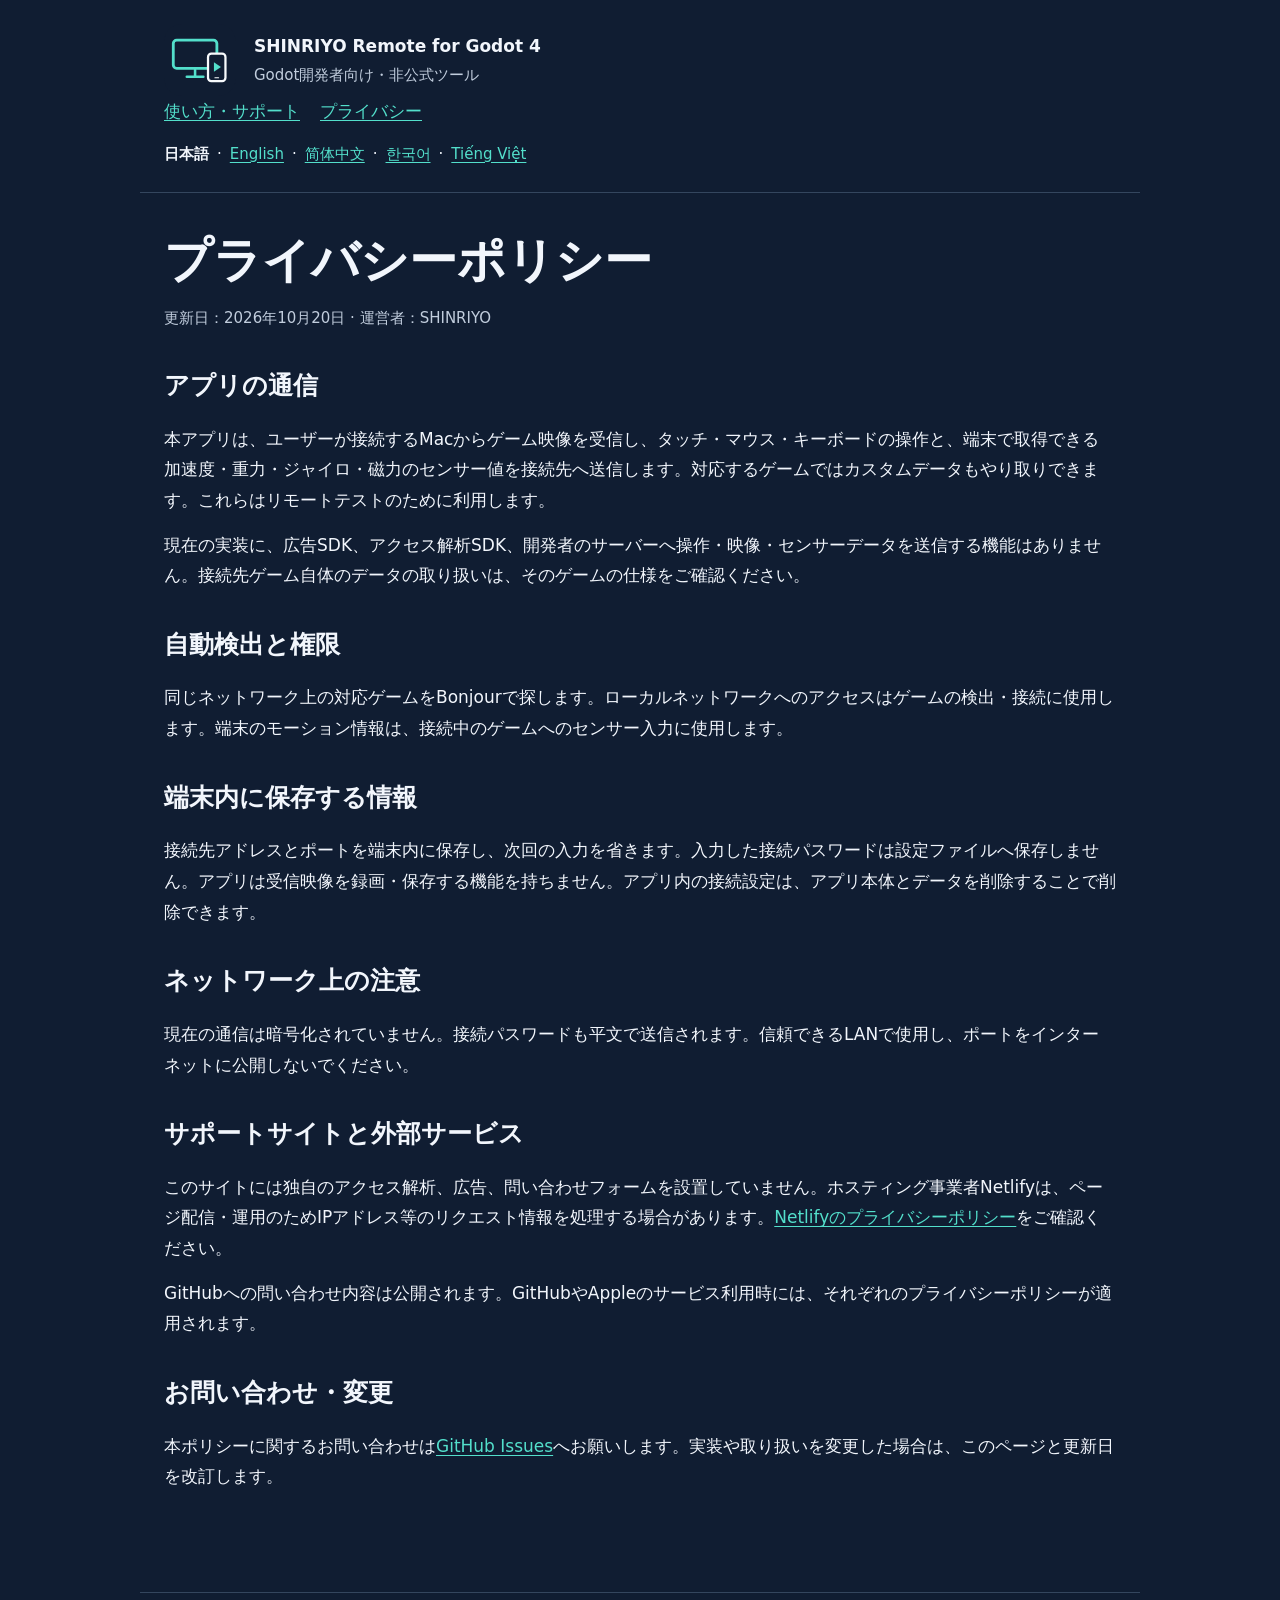
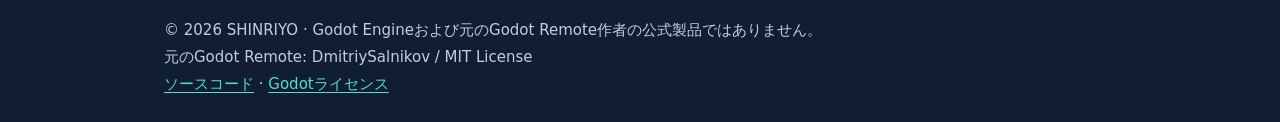
<file: release/support_page/privacy.html>
<!doctype html><html lang="ja"><head><meta charset="utf-8"><meta name="viewport" content="width=device-width,initial-scale=1"><meta name="description" content="SHINRIYO Remote for Godot 4の使い方、アドオン導入、接続トラブルとサポート。"><title>プライバシーポリシー | SHINRIYO Remote</title><link rel="icon" href="icon.svg" type="image/svg+xml"><link rel="stylesheet" href="style.css"><link rel="alternate" hreflang="ja" href="privacy.html"><link rel="alternate" hreflang="en" href="privacy-en.html"><link rel="alternate" hreflang="zh-Hans" href="privacy-zh-Hans.html"><link rel="alternate" hreflang="ko" href="privacy-ko.html"><link rel="alternate" hreflang="vi" href="privacy-vi.html"></head><body><header><div class="brand"><img src="icon.svg" alt="" width="72" height="72"><div><strong>SHINRIYO Remote for Godot 4</strong><div class="note">Godot開発者向け・非公式ツール</div></div></div><nav aria-label="メインナビゲーション"><a href="index.html">使い方・サポート</a><a href="privacy.html">プライバシー</a></nav><nav class="languages" aria-label="Language"><a href="privacy.html" lang="ja" hreflang="ja" aria-current="page">日本語</a> · <a href="privacy-en.html" lang="en" hreflang="en">English</a> · <a href="privacy-zh-Hans.html" lang="zh-Hans" hreflang="zh-Hans">简体中文</a> · <a href="privacy-ko.html" lang="ko" hreflang="ko">한국어</a> · <a href="privacy-vi.html" lang="vi" hreflang="vi">Tiếng Việt</a></nav></header><main>
<h1>プライバシーポリシー</h1><p class="note">更新日：2026年10月20日 · 運営者：SHINRIYO</p>
<section><h2>アプリの通信</h2><p>本アプリは、ユーザーが接続するMacからゲーム映像を受信し、タッチ・マウス・キーボードの操作と、端末で取得できる加速度・重力・ジャイロ・磁力のセンサー値を接続先へ送信します。対応するゲームではカスタムデータもやり取りできます。これらはリモートテストのために利用します。</p><p>現在の実装に、広告SDK、アクセス解析SDK、開発者のサーバーへ操作・映像・センサーデータを送信する機能はありません。接続先ゲーム自体のデータの取り扱いは、そのゲームの仕様をご確認ください。</p></section>
<section><h2>自動検出と権限</h2><p>同じネットワーク上の対応ゲームをBonjourで探します。ローカルネットワークへのアクセスはゲームの検出・接続に使用します。端末のモーション情報は、接続中のゲームへのセンサー入力に使用します。</p></section>
<section><h2>端末内に保存する情報</h2><p>接続先アドレスとポートを端末内に保存し、次回の入力を省きます。入力した接続パスワードは設定ファイルへ保存しません。アプリは受信映像を録画・保存する機能を持ちません。アプリ内の接続設定は、アプリ本体とデータを削除することで削除できます。</p></section>
<section><h2>ネットワーク上の注意</h2><p>現在の通信は暗号化されていません。接続パスワードも平文で送信されます。信頼できるLANで使用し、ポートをインターネットに公開しないでください。</p></section>
<section><h2>サポートサイトと外部サービス</h2><p>このサイトには独自のアクセス解析、広告、問い合わせフォームを設置していません。ホスティング事業者Netlifyは、ページ配信・運用のためIPアドレス等のリクエスト情報を処理する場合があります。<a href="https://www.netlify.com/privacy/">Netlifyのプライバシーポリシー</a>をご確認ください。</p><p>GitHubへの問い合わせ内容は公開されます。GitHubやAppleのサービス利用時には、それぞれのプライバシーポリシーが適用されます。</p></section>
<section><h2>お問い合わせ・変更</h2><p>本ポリシーに関するお問い合わせは<a href="https://github.com/shinriyo/GodotRemote/issues">GitHub Issues</a>へお願いします。実装や取り扱いを変更した場合は、このページと更新日を改訂します。</p></section>
</main><footer>© 2026 SHINRIYO · Godot Engineおよび元のGodot Remote作者の公式製品ではありません。<br>元のGodot Remote: DmitriySalnikov / MIT License<br><a href="https://github.com/shinriyo/GodotRemote/tree/develop">ソースコード</a> · <a href="https://godotengine.org/license">Godotライセンス</a></footer></body></html>
</file>
<file: release/support_page/style.css>
:root{color-scheme:dark;--bg:#101d32;--panel:#192a43;--text:#f2f6fc;--muted:#c1cddd;--accent:#53dfcb}*{box-sizing:border-box}body{margin:0;background:var(--bg);color:var(--text);font:17px/1.8 system-ui,-apple-system,sans-serif}a{color:var(--accent);text-underline-offset:.2em}a:focus-visible{outline:3px solid var(--accent);outline-offset:5px}header,main,footer{max-width:1000px;margin:auto;padding:24px}nav{display:flex;gap:20px;flex-wrap:wrap}header{border-bottom:1px solid #34465e}.brand{display:flex;gap:18px;align-items:center}.brand img{width:72px;height:72px;border-radius:18px}.eyebrow{color:var(--accent);font-size:14px;letter-spacing:.1em}h1{font-size:clamp(28px,5vw,48px);line-height:1.3;margin:12px 0}h2{font-size:25px;line-height:1.4}h3{font-size:19px}p{margin:14px 0}.lead{font-size:20px;color:var(--muted)}section{margin:36px 0}.card{background:var(--panel);padding:24px;border-radius:18px;margin:20px 0}.grid{display:grid;grid-template-columns:repeat(2,minmax(0,1fr));gap:18px}.grid .card{margin:0}.step{display:inline-block;font-weight:bold;color:var(--accent)}pre{overflow:auto;background:#0c1728;padding:18px;border-radius:12px;font-size:14px}code{overflow-wrap:anywhere}details{border-top:1px solid #34465e;padding:16px 0}summary{cursor:pointer;font-weight:600}li{margin:8px 0}.note,footer{color:var(--muted);font-size:15px}.button{display:inline-block;padding:10px 18px;background:var(--accent);color:#101d32;border-radius:10px;font-weight:bold;text-decoration:none}footer{border-top:1px solid #34465e;margin-top:40px}@media(max-width:640px){.grid{grid-template-columns:1fr}header,main,footer{padding:20px}.brand img{width:56px;height:56px}.card{padding:20px}}
.languages{margin-top:14px;gap:8px;font-size:15px}.languages a[aria-current="page"]{color:var(--text);font-weight:700;text-decoration:none}.brand>div{min-width:0}h1,h2,h3,p,summary{overflow-wrap:anywhere}
.store-badges{display:flex;gap:24px;align-items:flex-start;flex-wrap:wrap}.store-entry{max-width:100%;min-width:0}.store-entry>a,.store-unavailable{display:flex;align-items:center;justify-content:flex-start;min-height:80px;padding:12px}.store-entry img{display:block;object-fit:contain;max-width:100%;height:auto}.badge-apple{width:160px}.badge-google{width:207px}.store-entry .note{max-width:250px;margin:4px 12px}.store-unavailable{cursor:default}
</file>
